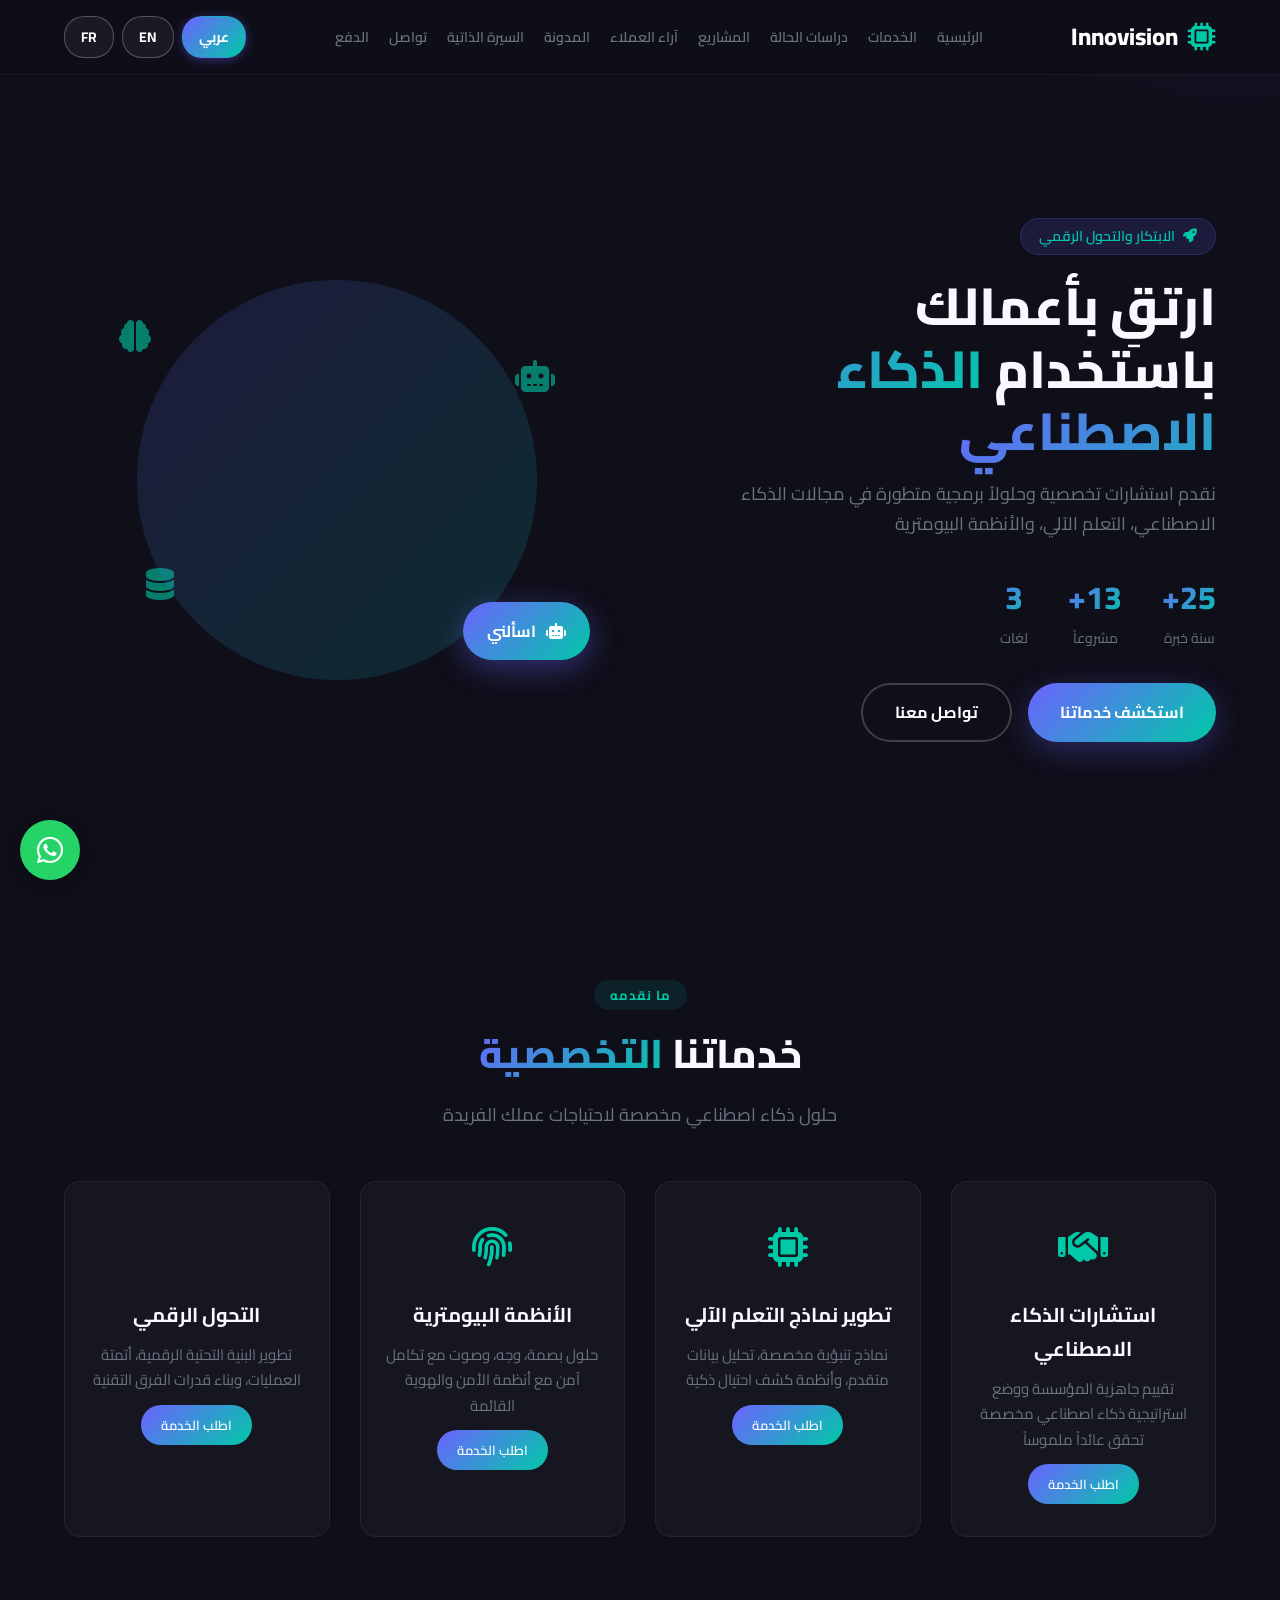
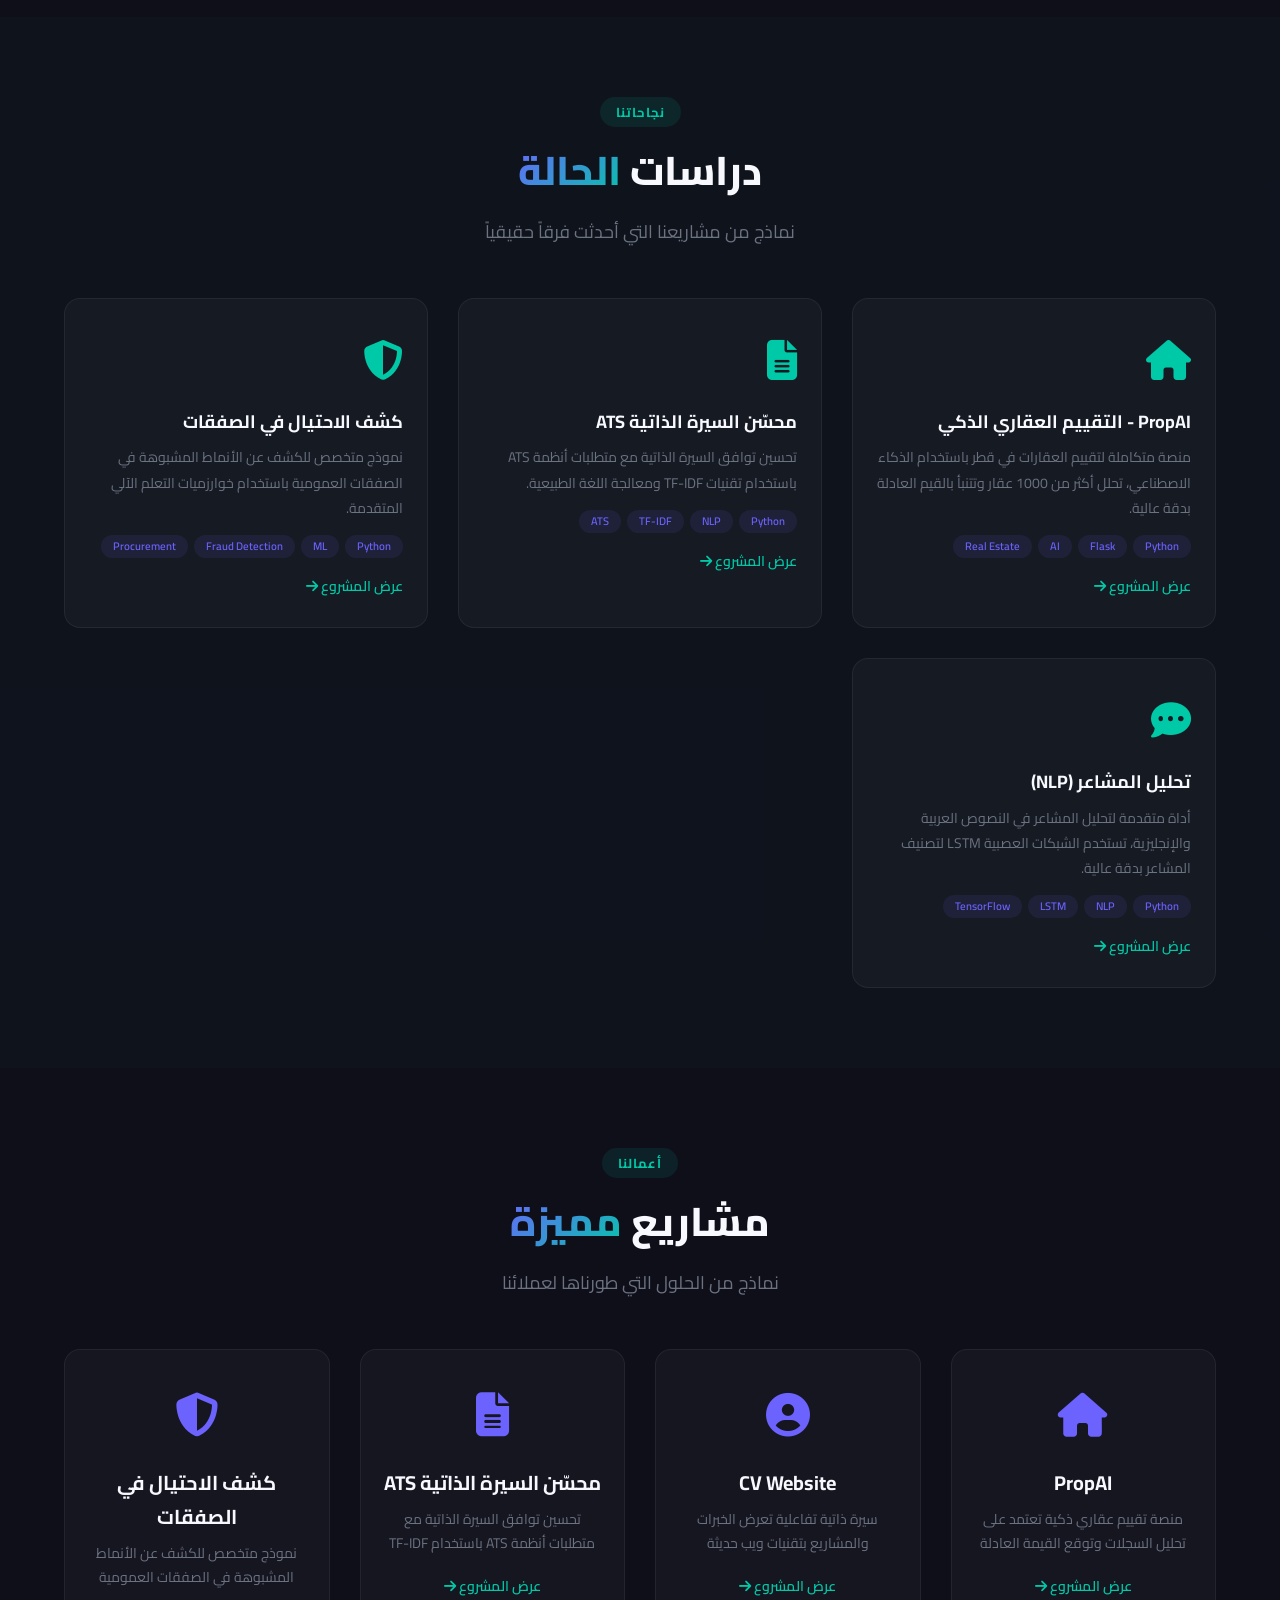
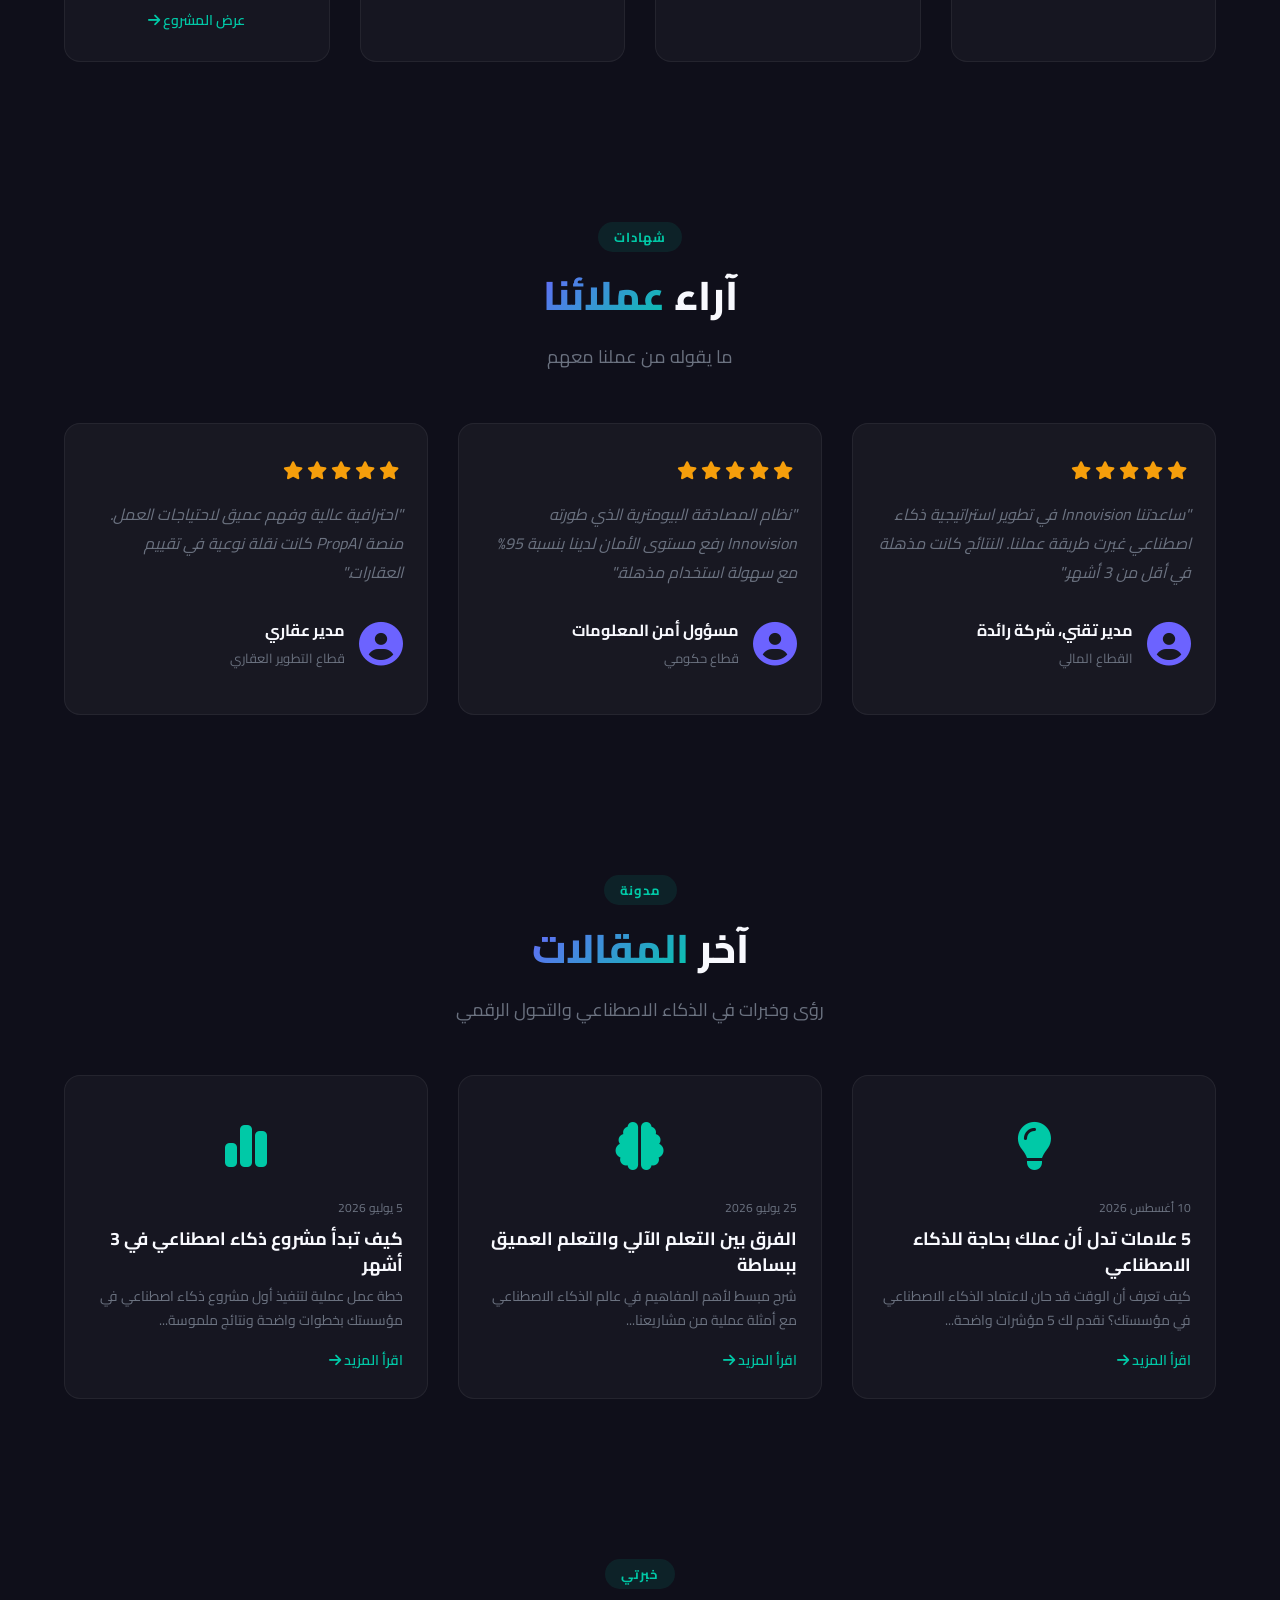
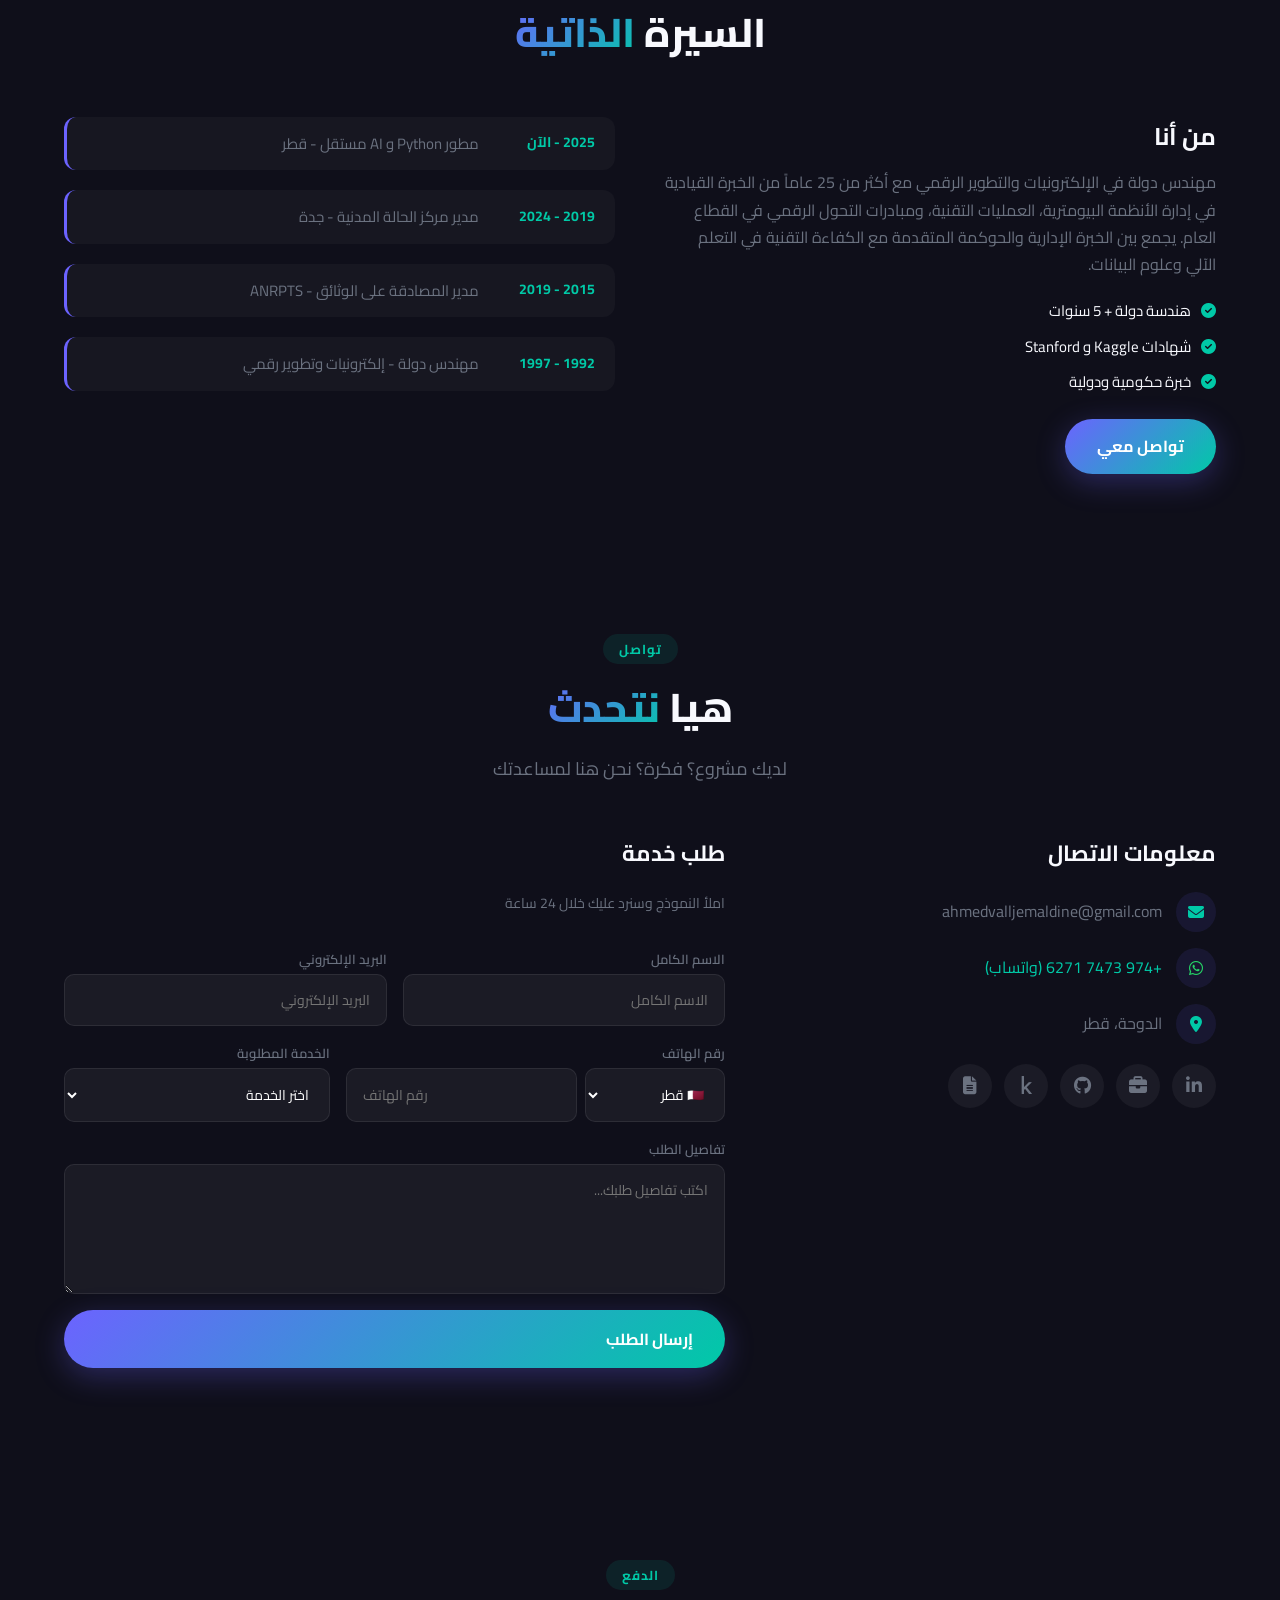
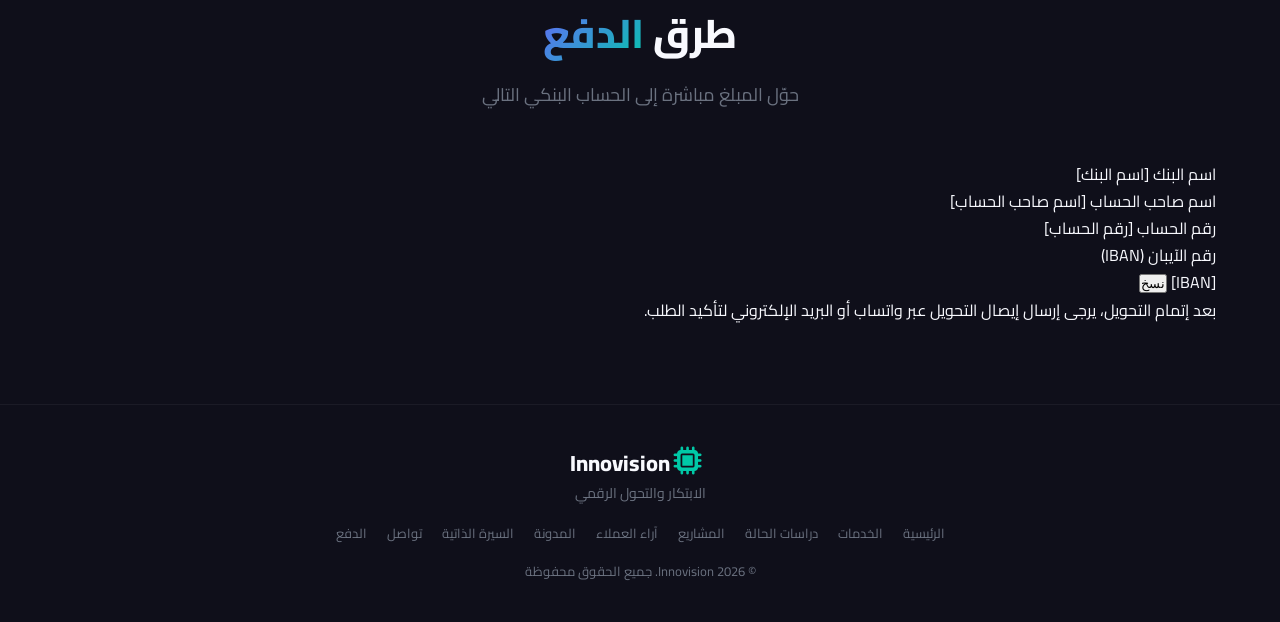
<file: index.html>
<!DOCTYPE html>
<html lang="ar" dir="rtl">
<head>
    <meta charset="UTF-8">
    <meta name="viewport" content="width=device-width, initial-scale=1.0">
    <title id="page-title">Innovision | الابتكار والتحول الرقمي</title>
    <link rel="stylesheet" href="style.css">
    <link rel="stylesheet" href="https://cdnjs.cloudflare.com/ajax/libs/font-awesome/6.5.0/css/all.min.css">
    <link href="https://fonts.googleapis.com/css2?family=Cairo:wght@300;400;600;700;800&display=swap" rel="stylesheet">
</head>
<body>
    <!-- شريط التنقل -->
    <nav class="navbar" id="navbar">
        <div class="container">
            <div class="logo">
                <i class="fas fa-microchip"></i>
                <span>Innovision</span>
            </div>
            <ul class="nav-links" id="navLinks">
                <li><a href="#home" data-i18n="nav.home">الرئيسية</a></li>
                <li><a href="#services" data-i18n="nav.services">الخدمات</a></li>
                <li><a href="#casestudies" data-i18n="nav.casestudies">دراسات الحالة</a></li>
                <li><a href="#projects" data-i18n="nav.projects">المشاريع</a></li>
                <li><a href="#testimonials" data-i18n="nav.testimonials">آراء العملاء</a></li>
                <li><a href="#blog" data-i18n="nav.blog">المدونة</a></li>
                <li><a href="#cv" data-i18n="nav.cv">السيرة الذاتية</a></li>
                <li><a href="#contact" data-i18n="nav.contact">تواصل</a></li>
                <li><a href="#payment" data-i18n="nav.payment">الدفع</a></li>
            </ul>
            <div class="language-switcher">
                <button class="lang-btn active" data-lang="ar">عربي</button>
                <button class="lang-btn" data-lang="en">EN</button>
                <button class="lang-btn" data-lang="fr">FR</button>
            </div>
            <div class="hamburger" id="hamburger">
                <i class="fas fa-bars"></i>
            </div>
        </div>
    </nav>

    <!-- الصفحة الرئيسية -->
    <section id="home" class="hero">
        <div class="container">
            <div class="hero-content">
                <div class="hero-badge">
                    <i class="fas fa-rocket"></i>
                    <span data-i18n="hero.badge">الابتكار والتحول الرقمي</span>
                </div>
                <h1 data-i18n-html="hero.title">ارتقِ بأعمالك <br>باستخدام <span class="highlight">الذكاء الاصطناعي</span></h1>
                <p data-i18n="hero.subtitle">نقدم استشارات تخصصية وحلولاً برمجية متطورة في مجالات الذكاء الاصطناعي، التعلم الآلي، والأنظمة البيومترية</p>
                <div class="hero-stats">
                    <div class="stat">
                        <span class="stat-number">25+</span>
                        <span class="stat-label" data-i18n="hero.stat1">سنة خبرة</span>
                    </div>
                    <div class="stat">
                        <span class="stat-number">13+</span>
                        <span class="stat-label" data-i18n="hero.stat2">مشروعاً</span>
                    </div>
                    <div class="stat">
                        <span class="stat-number">3</span>
                        <span class="stat-label" data-i18n="hero.stat3">لغات</span>
                    </div>
                </div>
                <div class="hero-actions">
                    <a href="#services" class="btn btn-primary" data-i18n="hero.btn_explore">استكشف خدماتنا</a>
                    <a href="#contact" class="btn btn-outline" data-i18n="hero.btn_contact">تواصل معنا</a>
                </div>
            </div>
            <div class="hero-visual">
                <div class="floating-icons">
                    <i class="fas fa-brain"></i>
                    <i class="fas fa-robot"></i>
                    <i class="fas fa-database"></i>
                    <i class="fas fa-chart-line"></i>
                </div>
                <div class="hero-circle"></div>
                
                <!-- المساعد الآلي -->
                <div class="ai-assistant" id="aiAssistant">
                    <button class="ai-toggle" id="aiToggle">
                        <i class="fas fa-robot"></i>
                        <span data-i18n="ai.toggle">اسألني</span>
                    </button>
                    <div class="ai-menu" id="aiMenu">
                        <div class="ai-menu-header">
                            <i class="fas fa-microchip"></i>
                            <span data-i18n="ai.header">المساعد الذكي</span>
                        </div>
                        <div class="ai-menu-items">
                            <button class="ai-menu-item" data-action="experience">
                                <i class="fas fa-briefcase"></i>
                                <span data-i18n="ai.experience">الخبرة</span>
                            </button>
                            <button class="ai-menu-item" data-action="missions">
                                <i class="fas fa-tasks"></i>
                                <span data-i18n="ai.missions">المهمات</span>
                            </button>
                            <button class="ai-menu-item" data-action="projects">
                                <i class="fas fa-project-diagram"></i>
                                <span data-i18n="ai.projects">المشاريع</span>
                            </button>
                            <button class="ai-menu-item" data-action="certifications">
                                <i class="fas fa-certificate"></i>
                                <span data-i18n="ai.certifications">الشهادات والتدريب</span>
                            </button>
                            <button class="ai-menu-item" data-action="contact">
                                <i class="fas fa-envelope"></i>
                                <span data-i18n="ai.contact">اتصل بنا</span>
                            </button>
                        </div>
                        <div class="ai-response" id="aiResponse">
                            <p data-i18n="ai.welcome">👋 مرحباً! اختر أحد الخيارات أعلاه للحصول على معلومات فورية.</p>
                        </div>
                    </div>
                </div>
            </div>
        </div>
    </section>

    <!-- الخدمات -->
    <section id="services" class="services">
        <div class="container">
            <div class="section-header">
                <span class="section-tag" data-i18n="services.tag">ما نقدمه</span>
                <h2 data-i18n-html="services.title">خدماتنا <span class="highlight">التخصصية</span></h2>
                <p data-i18n="services.subtitle">حلول ذكاء اصطناعي مخصصة لاحتياجات عملك الفريدة</p>
            </div>
            <div class="services-grid">
                <div class="service-card" data-service="consulting">
                    <div class="service-icon"><i class="fas fa-handshake"></i></div>
                    <h3 data-i18n="services.consulting.title">استشارات الذكاء الاصطناعي</h3>
                    <p data-i18n="services.consulting.desc">تقييم جاهزية المؤسسة ووضع استراتيجية ذكاء اصطناعي مخصصة تحقق عائداً ملموساً</p>
                    <button class="btn-service-request" data-service="consulting" data-i18n="services.btn">اطلب الخدمة</button>
                </div>
                <div class="service-card" data-service="ml">
                    <div class="service-icon"><i class="fas fa-microchip"></i></div>
                    <h3 data-i18n="services.ml.title">تطوير نماذج التعلم الآلي</h3>
                    <p data-i18n="services.ml.desc">نماذج تنبؤية مخصصة، تحليل بيانات متقدم، وأنظمة كشف احتيال ذكية</p>
                    <button class="btn-service-request" data-service="ml" data-i18n="services.btn">اطلب الخدمة</button>
                </div>
                <div class="service-card" data-service="biometric">
                    <div class="service-icon"><i class="fas fa-fingerprint"></i></div>
                    <h3 data-i18n="services.biometric.title">الأنظمة البيومترية</h3>
                    <p data-i18n="services.biometric.desc">حلول بصمة، وجه، وصوت مع تكامل آمن مع أنظمة الأمن والهوية القائمة</p>
                    <button class="btn-service-request" data-service="biometric" data-i18n="services.btn">اطلب الخدمة</button>
                </div>
                <div class="service-card" data-service="digital">
                    <div class="service-icon"><i class="fas fa-digital-tiling"></i></div>
                    <h3 data-i18n="services.digital.title">التحول الرقمي</h3>
                    <p data-i18n="services.digital.desc">تطوير البنية التحتية الرقمية، أتمتة العمليات، وبناء قدرات الفرق التقنية</p>
                    <button class="btn-service-request" data-service="digital" data-i18n="services.btn">اطلب الخدمة</button>
                </div>
            </div>
        </div>
    </section>

    <!-- دراسات الحالة -->
    <section id="casestudies" class="casestudies">
        <div class="container">
            <div class="section-header">
                <span class="section-tag" data-i18n="cs.tag">نجاحاتنا</span>
                <h2 data-i18n-html="cs.title">دراسات <span class="highlight">الحالة</span></h2>
                <p data-i18n="cs.subtitle">نماذج من مشاريعنا التي أحدثت فرقاً حقيقياً</p>
            </div>
            <div class="casestudies-grid">
                <div class="casestudy-card">
                    <div class="casestudy-icon"><i class="fas fa-home"></i></div>
                    <h3 data-i18n="cs.propai.title">PropAI - التقييم العقاري الذكي</h3>
                    <p data-i18n="cs.propai.desc">منصة متكاملة لتقييم العقارات في قطر باستخدام الذكاء الاصطناعي، تحلل أكثر من 1000 عقار وتتنبأ بالقيم العادلة بدقة عالية.</p>
                    <div class="casestudy-tags">
                        <span>Python</span><span>Flask</span><span>AI</span><span>Real Estate</span>
                    </div>
                    <a href="https://ahmedvall70.github.io/AhmedVall_PropAI/" target="_blank" class="casestudy-link"><span data-i18n="link.view_project">عرض المشروع</span> <i class="fas fa-arrow-right"></i></a>
                </div>
                <div class="casestudy-card">
                    <div class="casestudy-icon"><i class="fas fa-file-alt"></i></div>
                    <h3 data-i18n="cs.ats.title">محسّن السيرة الذاتية ATS</h3>
                    <p data-i18n="cs.ats.desc">تحسين توافق السيرة الذاتية مع متطلبات أنظمة ATS باستخدام تقنيات TF-IDF ومعالجة اللغة الطبيعية.</p>
                    <div class="casestudy-tags">
                        <span>Python</span><span>NLP</span><span>TF-IDF</span><span>ATS</span>
                    </div>
                    <a href="https://github.com/AHMEDVALL70/ahmed-vall-cv/blob/main/ATS_CV_Optimizer_12.ipynb" target="_blank" class="casestudy-link"><span data-i18n="link.view_project">عرض المشروع</span> <i class="fas fa-arrow-right"></i></a>
                </div>
                <div class="casestudy-card">
                    <div class="casestudy-icon"><i class="fas fa-shield-alt"></i></div>
                    <h3 data-i18n="cs.fraud.title">كشف الاحتيال في الصفقات</h3>
                    <p data-i18n="cs.fraud.desc">نموذج متخصص للكشف عن الأنماط المشبوهة في الصفقات العمومية باستخدام خوارزميات التعلم الآلي المتقدمة.</p>
                    <div class="casestudy-tags">
                        <span>Python</span><span>ML</span><span>Fraud Detection</span><span>Procurement</span>
                    </div>
                    <a href="https://github.com/AHMEDVALL70/ahmed-vall-cv/blob/main/Procurement_Fraud_Detection_11.ipynb" target="_blank" class="casestudy-link"><span data-i18n="link.view_project">عرض المشروع</span> <i class="fas fa-arrow-right"></i></a>
                </div>
                <div class="casestudy-card">
                    <div class="casestudy-icon"><i class="fas fa-comment-dots"></i></div>
                    <h3 data-i18n="cs.sentiment.title">تحليل المشاعر (NLP)</h3>
                    <p data-i18n="cs.sentiment.desc">أداة متقدمة لتحليل المشاعر في النصوص العربية والإنجليزية، تستخدم الشبكات العصبية LSTM لتصنيف المشاعر بدقة عالية.</p>
                    <div class="casestudy-tags">
                        <span>Python</span><span>NLP</span><span>LSTM</span><span>TensorFlow</span>
                    </div>
                    <a href="https://github.com/AHMEDVALL70/ahmed-vall-cv/blob/main/Sentiment_Analysis_04.ipynb" target="_blank" class="casestudy-link"><span data-i18n="link.view_project">عرض المشروع</span> <i class="fas fa-arrow-right"></i></a>
                </div>
            </div>
        </div>
    </section>

    <!-- المشاريع -->
    <section id="projects" class="projects">
        <div class="container">
            <div class="section-header">
                <span class="section-tag" data-i18n="proj.tag">أعمالنا</span>
                <h2 data-i18n-html="proj.title">مشاريع <span class="highlight">مميزة</span></h2>
                <p data-i18n="proj.subtitle">نماذج من الحلول التي طورناها لعملائنا</p>
            </div>
            <div class="projects-grid">
                <div class="project-card">
                    <div class="project-image"><i class="fas fa-home"></i></div>
                    <h3>PropAI</h3>
                    <p data-i18n="proj.propai.desc">منصة تقييم عقاري ذكية تعتمد على تحليل السجلات وتوقع القيمة العادلة</p>
                    <a href="https://ahmedvall70.github.io/AhmedVall_PropAI/" target="_blank" class="project-link"><span data-i18n="link.view_project">عرض المشروع</span> <i class="fas fa-arrow-right"></i></a>
                </div>
                <div class="project-card">
                    <div class="project-image"><i class="fas fa-user-circle"></i></div>
                    <h3>CV Website</h3>
                    <p data-i18n="proj.cv.desc">سيرة ذاتية تفاعلية تعرض الخبرات والمشاريع بتقنيات ويب حديثة</p>
                    <a href="https://ahmedvall70.github.io/ahmed-vall-cv/" target="_blank" class="project-link"><span data-i18n="link.view_project">عرض المشروع</span> <i class="fas fa-arrow-right"></i></a>
                </div>
                <div class="project-card">
                    <div class="project-image"><i class="fas fa-file-alt"></i></div>
                    <h3 data-i18n="proj.ats.title">محسّن السيرة الذاتية ATS</h3>
                    <p data-i18n="proj.ats.desc">تحسين توافق السيرة الذاتية مع متطلبات أنظمة ATS باستخدام TF-IDF</p>
                    <a href="https://github.com/AHMEDVALL70/ahmed-vall-cv/blob/main/ATS_CV_Optimizer_12.ipynb" target="_blank" class="project-link"><span data-i18n="link.view_project">عرض المشروع</span> <i class="fas fa-arrow-right"></i></a>
                </div>
                <div class="project-card">
                    <div class="project-image"><i class="fas fa-shield-alt"></i></div>
                    <h3 data-i18n="proj.fraud.title">كشف الاحتيال في الصفقات</h3>
                    <p data-i18n="proj.fraud.desc">نموذج متخصص للكشف عن الأنماط المشبوهة في الصفقات العمومية</p>
                    <a href="https://github.com/AHMEDVALL70/ahmed-vall-cv/blob/main/Procurement_Fraud_Detection_11.ipynb" target="_blank" class="project-link"><span data-i18n="link.view_project">عرض المشروع</span> <i class="fas fa-arrow-right"></i></a>
                </div>
            </div>
        </div>
    </section>

    <!-- شهادات العملاء -->
    <section id="testimonials" class="testimonials">
        <div class="container">
            <div class="section-header">
                <span class="section-tag" data-i18n="test.tag">شهادات</span>
                <h2 data-i18n-html="test.title">آراء <span class="highlight">عملائنا</span></h2>
                <p data-i18n="test.subtitle">ما يقوله من عملنا معهم</p>
            </div>
            <div class="testimonials-grid">
                <div class="testimonial-card">
                    <div class="testimonial-stars"><i class="fas fa-star"></i><i class="fas fa-star"></i><i class="fas fa-star"></i><i class="fas fa-star"></i><i class="fas fa-star"></i></div>
                    <p data-i18n="test.1.quote">"ساعدتنا Innovision في تطوير استراتيجية ذكاء اصطناعي غيرت طريقة عملنا. النتائج كانت مذهلة في أقل من 3 أشهر."</p>
                    <div class="testimonial-author">
                        <div class="testimonial-avatar"><i class="fas fa-user-circle"></i></div>
                        <div><h4 data-i18n="test.1.name">مدير تقني، شركة رائدة</h4><span data-i18n="test.1.role">القطاع المالي</span></div>
                    </div>
                </div>
                <div class="testimonial-card">
                    <div class="testimonial-stars"><i class="fas fa-star"></i><i class="fas fa-star"></i><i class="fas fa-star"></i><i class="fas fa-star"></i><i class="fas fa-star"></i></div>
                    <p data-i18n="test.2.quote">"نظام المصادقة البيومترية الذي طورته Innovision رفع مستوى الأمان لدينا بنسبة 95% مع سهولة استخدام مذهلة."</p>
                    <div class="testimonial-author">
                        <div class="testimonial-avatar"><i class="fas fa-user-circle"></i></div>
                        <div><h4 data-i18n="test.2.name">مسؤول أمن المعلومات</h4><span data-i18n="test.2.role">قطاع حكومي</span></div>
                    </div>
                </div>
                <div class="testimonial-card">
                    <div class="testimonial-stars"><i class="fas fa-star"></i><i class="fas fa-star"></i><i class="fas fa-star"></i><i class="fas fa-star"></i><i class="fas fa-star"></i></div>
                    <p data-i18n="test.3.quote">"احترافية عالية وفهم عميق لاحتياجات العمل. منصة PropAI كانت نقلة نوعية في تقييم العقارات."</p>
                    <div class="testimonial-author">
                        <div class="testimonial-avatar"><i class="fas fa-user-circle"></i></div>
                        <div><h4 data-i18n="test.3.name">مدير عقاري</h4><span data-i18n="test.3.role">قطاع التطوير العقاري</span></div>
                    </div>
                </div>
            </div>
        </div>
    </section>

    <!-- المدونة -->
    <section id="blog" class="blog">
        <div class="container">
            <div class="section-header">
                <span class="section-tag" data-i18n="blog.tag">مدونة</span>
                <h2 data-i18n-html="blog.title">آخر <span class="highlight">المقالات</span></h2>
                <p data-i18n="blog.subtitle">رؤى وخبرات في الذكاء الاصطناعي والتحول الرقمي</p>
            </div>
            <div class="blog-grid">
                <article class="blog-card">
                    <div class="blog-image"><i class="fas fa-lightbulb"></i></div>
                    <div class="blog-content">
                        <span class="blog-date">10 أغسطس 2026</span>
                        <h3 data-i18n="blog.1.title">5 علامات تدل أن عملك بحاجة للذكاء الاصطناعي</h3>
                        <p data-i18n="blog.1.desc">كيف تعرف أن الوقت قد حان لاعتماد الذكاء الاصطناعي في مؤسستك؟ نقدم لك 5 مؤشرات واضحة...</p>
                        <a href="blog-1.html" class="blog-link"><span data-i18n="link.read_more">اقرأ المزيد</span> <i class="fas fa-arrow-right"></i></a>
                    </div>
                </article>
                <article class="blog-card">
                    <div class="blog-image"><i class="fas fa-brain"></i></div>
                    <div class="blog-content">
                        <span class="blog-date">25 يوليو 2026</span>
                        <h3 data-i18n="blog.2.title">الفرق بين التعلم الآلي والتعلم العميق ببساطة</h3>
                        <p data-i18n="blog.2.desc">شرح مبسط لأهم المفاهيم في عالم الذكاء الاصطناعي مع أمثلة عملية من مشاريعنا...</p>
                        <a href="blog-2.html" class="blog-link"><span data-i18n="link.read_more">اقرأ المزيد</span> <i class="fas fa-arrow-right"></i></a>
                    </div>
                </article>
                <article class="blog-card">
                    <div class="blog-image"><i class="fas fa-chart-simple"></i></div>
                    <div class="blog-content">
                        <span class="blog-date">5 يوليو 2026</span>
                        <h3 data-i18n="blog.3.title">كيف تبدأ مشروع ذكاء اصطناعي في 3 أشهر</h3>
                        <p data-i18n="blog.3.desc">خطة عمل عملية لتنفيذ أول مشروع ذكاء اصطناعي في مؤسستك بخطوات واضحة ونتائج ملموسة...</p>
                        <a href="blog-3.html" class="blog-link"><span data-i18n="link.read_more">اقرأ المزيد</span> <i class="fas fa-arrow-right"></i></a>
                    </div>
                </article>
            </div>
        </div>
    </section>

    <!-- السيرة الذاتية -->
    <section id="cv" class="cv-section">
        <div class="container">
            <div class="section-header">
                <span class="section-tag" data-i18n="cv.tag">خبرتي</span>
                <h2 data-i18n-html="cv.title">السيرة <span class="highlight">الذاتية</span></h2>
            </div>
            <div class="cv-grid">
                <div class="cv-summary">
                    <h3 data-i18n="cv.who">من أنا</h3>
                    <p data-i18n="cv.summary">مهندس دولة في الإلكترونيات والتطوير الرقمي مع أكثر من 25 عاماً من الخبرة القيادية في إدارة الأنظمة البيومترية، العمليات التقنية، ومبادرات التحول الرقمي في القطاع العام. يجمع بين الخبرة الإدارية والحوكمة المتقدمة مع الكفاءة التقنية في التعلم الآلي وعلوم البيانات.</p>
                    <div class="cv-highlights">
                        <div><i class="fas fa-check-circle"></i> <span data-i18n="cv.h1">هندسة دولة + 5 سنوات</span></div>
                        <div><i class="fas fa-check-circle"></i> <span data-i18n="cv.h2">شهادات Kaggle و Stanford</span></div>
                        <div><i class="fas fa-check-circle"></i> <span data-i18n="cv.h3">خبرة حكومية ودولية</span></div>
                    </div>
                    <a href="#contact" class="btn btn-primary" data-i18n="cv.btn_contact">تواصل معي</a>
                </div>
                <div class="cv-timeline">
                    <div class="timeline-item"><span class="timeline-year" data-i18n="cv.tl1.year">2025 - الآن</span><p data-i18n="cv.tl1.desc">مطور Python و AI مستقل - قطر</p></div>
                    <div class="timeline-item"><span class="timeline-year">2019 - 2024</span><p data-i18n="cv.tl2.desc">مدير مركز الحالة المدنية - جدة</p></div>
                    <div class="timeline-item"><span class="timeline-year">2015 - 2019</span><p data-i18n="cv.tl3.desc">مدير المصادقة على الوثائق - ANRPTS</p></div>
                    <div class="timeline-item"><span class="timeline-year">1992 - 1997</span><p data-i18n="cv.tl4.desc">مهندس دولة - إلكترونيات وتطوير رقمي</p></div>
                </div>
            </div>
        </div>
    </section>

    <!-- التواصل -->
    <section id="contact" class="contact">
        <div class="container">
            <div class="section-header">
                <span class="section-tag" data-i18n="contact.tag">تواصل</span>
                <h2 data-i18n-html="contact.title">هيا <span class="highlight">نتحدث</span></h2>
                <p data-i18n="contact.subtitle">لديك مشروع؟ فكرة؟ نحن هنا لمساعدتك</p>
            </div>
            <div class="contact-grid">
                <div class="contact-info">
                    <h3 data-i18n="contact.info_title">معلومات الاتصال</h3>
                    <div class="contact-item"><i class="fas fa-envelope"></i><span>ahmedvalljemaldine@gmail.com</span></div>
                    <div class="contact-item">
                        <i class="fab fa-whatsapp" style="color: #25D366;"></i>
                        <a href="https://wa.me/97474736271" target="_blank" style="color: var(--secondary);">
                            +974 7473 6271 (واتساب)
                        </a>
                    </div>
                    <div class="contact-item"><i class="fas fa-map-marker-alt"></i><span data-i18n="contact.location">الدوحة، قطر</span></div>
                    <div class="social-links">
                        <a href="https://www.linkedin.com/in/ahmed-vall-sidina/" target="_blank"><i class="fab fa-linkedin-in"></i></a>
                        <a href="https://people.bayt.com/ahmed-vall-sidina" target="_blank"><i class="fas fa-briefcase"></i></a>
                        <a href="https://github.com/AHMEDVALL70" target="_blank"><i class="fab fa-github"></i></a>
                        <a href="https://www.kaggle.com/" target="_blank"><i class="fab fa-kaggle"></i></a>
                        <a href="https://ahmedvall70.github.io/ahmed-vall-cv/" target="_blank"><i class="fas fa-file-alt"></i></a>
                    </div>
                </div>
                <form class="contact-form" id="serviceRequestForm">
                    <h3 data-i18n="form.title">طلب خدمة</h3>
                    <p data-i18n="form.subtitle">املأ النموذج وسنرد عليك خلال 24 ساعة</p>
                    <div class="form-row">
                        <div class="form-group">
                            <label data-i18n="form.name_label">الاسم الكامل</label>
                            <input type="text" id="formName" placeholder="الاسم الكامل" data-i18n-placeholder="form.name_ph" required>
                        </div>
                        <div class="form-group">
                            <label data-i18n="form.email_label">البريد الإلكتروني</label>
                            <input type="email" id="formEmail" placeholder="البريد الإلكتروني" data-i18n-placeholder="form.email_ph" required>
                        </div>
                    </div>
                    <div class="form-row">
                        <div class="form-group">
                            <label data-i18n="form.phone_label">رقم الهاتف</label>
                            <div class="phone-input">
                                <select id="countryCode" class="country-code">
                                    <option value="+93">🇦🇫 أفغانستان</option>
                                    <option value="+355">🇦🇱 ألبانيا</option>
                                    <option value="+213">🇩🇿 الجزائر</option>
                                    <option value="+376">🇦🇩 أندورا</option>
                                    <option value="+244">🇦🇴 أنغولا</option>
                                    <option value="+54">🇦🇷 الأرجنتين</option>
                                    <option value="+61">🇦🇺 أستراليا</option>
                                    <option value="+43">🇦🇹 النمسا</option>
                                    <option value="+994">🇦🇿 أذربيجان</option>
                                    <option value="+973">🇧🇭 البحرين</option>
                                    <option value="+880">🇧🇩 بنغلاديش</option>
                                    <option value="+32">🇧🇪 بلجيكا</option>
                                    <option value="+55">🇧🇷 البرازيل</option>
                                    <option value="+359">🇧🇬 بلغاريا</option>
                                    <option value="+44">🇬🇧 بريطانيا</option>
                                    <option value="+1">🇨🇦 كندا</option>
                                    <option value="+56">🇨🇱 تشيلي</option>
                                    <option value="+86">🇨🇳 الصين</option>
                                    <option value="+57">🇨🇴 كولومبيا</option>
                                    <option value="+45">🇩🇰 الدنمارك</option>
                                    <option value="+253">🇩🇯 جيبوتي</option>
                                    <option value="+20">🇪🇬 مصر</option>
                                    <option value="+251">🇪🇹 إثيوبيا</option>
                                    <option value="+358">🇫🇮 فنلندا</option>
                                    <option value="+33">🇫🇷 فرنسا</option>
                                    <option value="+49">🇩🇪 ألمانيا</option>
                                    <option value="+233">🇬🇭 غانا</option>
                                    <option value="+30">🇬🇷 اليونان</option>
                                    <option value="+91">🇮🇳 الهند</option>
                                    <option value="+62">🇮🇩 إندونيسيا</option>
                                    <option value="+964">🇮🇶 العراق</option>
                                    <option value="+353">🇮🇪 أيرلندا</option>
                                    <option value="+39">🇮🇹 إيطاليا</option>
                                    <option value="+81">🇯🇵 اليابان</option>
                                    <option value="+962">🇯🇴 الأردن</option>
                                    <option value="+7">🇰🇿 كازاخستان</option>
                                    <option value="+254">🇰🇪 كينيا</option>
                                    <option value="+965">🇰🇼 الكويت</option>
                                    <option value="+961">🇱🇧 لبنان</option>
                                    <option value="+218">🇱🇾 ليبيا</option>
                                    <option value="+60">🇲🇾 ماليزيا</option>
                                    <option value="+222">🇲🇷 موريتانيا</option>
                                    <option value="+212">🇲🇦 المغرب</option>
                                    <option value="+52">🇲🇽 المكسيك</option>
                                    <option value="+31">🇳🇱 هولندا</option>
                                    <option value="+47">🇳🇴 النرويج</option>
                                    <option value="+234">🇳🇬 نيجيريا</option>
                                    <option value="+968">🇴🇲 عُمان</option>
                                    <option value="+92">🇵🇰 باكستان</option>
                                    <option value="+51">🇵🇪 بيرو</option>
                                    <option value="+63">🇵🇭 الفلبين</option>
                                    <option value="+351">🇵🇹 البرتغال</option>
                                    <option value="+974" selected>🇶🇦 قطر</option>
                                    <option value="+7">🇷🇺 روسيا</option>
                                    <option value="+966">🇸🇦 السعودية</option>
                                    <option value="+65">🇸🇬 سنغافورة</option>
                                    <option value="+252">🇸🇴 الصومال</option>
                                    <option value="+27">🇿🇦 جنوب أفريقيا</option>
                                    <option value="+82">🇰🇷 كوريا الجنوبية</option>
                                    <option value="+34">🇪🇸 إسبانيا</option>
                                    <option value="+249">🇸🇩 السودان</option>
                                    <option value="+46">🇸🇪 السويد</option>
                                    <option value="+41">🇨🇭 سويسرا</option>
                                    <option value="+963">🇸🇾 سوريا</option>
                                    <option value="+66">🇹🇭 تايلاند</option>
                                    <option value="+216">🇹🇳 تونس</option>
                                    <option value="+90">🇹🇷 تركيا</option>
                                    <option value="+971">🇦🇪 الإمارات</option>
                                    <option value="+1">🇺🇸 الولايات المتحدة</option>
                                    <option value="+84">🇻🇳 فيتنام</option>
                                    <option value="+967">🇾🇪 اليمن</option>
                                </select>
                                <input type="tel" id="formPhone" placeholder="رقم الهاتف" data-i18n-placeholder="form.phone_ph" required>
                            </div>
                        </div>
                        <div class="form-group">
                            <label data-i18n="form.service_label">الخدمة المطلوبة</label>
                            <select id="formService" required>
                                <option value="" data-i18n="form.service_choose">اختر الخدمة</option>
                                <option value="consulting" data-i18n="services.consulting.title">استشارات الذكاء الاصطناعي</option>
                                <option value="ml" data-i18n="services.ml.title">تطوير نماذج التعلم الآلي</option>
                                <option value="biometric" data-i18n="services.biometric.title">الأنظمة البيومترية</option>
                                <option value="digital" data-i18n="services.digital.title">التحول الرقمي</option>
                                <option value="other" data-i18n="form.service_other">أخرى</option>
                            </select>
                        </div>
                    </div>
                    <div class="form-group">
                        <label data-i18n="form.details_label">تفاصيل الطلب</label>
                        <textarea id="formMessage" rows="4" placeholder="اكتب تفاصيل طلبك..." data-i18n-placeholder="form.details_ph" required></textarea>
                    </div>
                    <button type="submit" class="btn btn-primary" data-i18n="form.submit">إرسال الطلب</button>
                    <div id="formStatus"></div>
                </form>
            </div>
        </div>
    </section>

    <!-- طرق الدفع -->
    <section id="payment" class="payment">
        <div class="container">
            <div class="section-header">
                <span class="section-tag" data-i18n="payment.tag">الدفع</span>
                <h2 data-i18n-html="payment.title">طرق <span class="highlight">الدفع</span></h2>
                <p data-i18n="payment.subtitle">حوّل المبلغ مباشرة إلى الحساب البنكي التالي</p>
            </div>

            <div class="payment-card">
                <div class="payment-row">
                    <span class="payment-label" data-i18n="payment.bank_label">اسم البنك</span>
                    <span class="payment-value" id="paymentBankName">[اسم البنك]</span>
                </div>
                <div class="payment-row">
                    <span class="payment-label" data-i18n="payment.holder_label">اسم صاحب الحساب</span>
                    <span class="payment-value" id="paymentHolderName">[اسم صاحب الحساب]</span>
                </div>
                <div class="payment-row">
                    <span class="payment-label" data-i18n="payment.account_label">رقم الحساب</span>
                    <span class="payment-value" id="paymentAccountNumber">[رقم الحساب]</span>
                </div>
                <div class="payment-row payment-row-iban">
                    <span class="payment-label" data-i18n="payment.iban_label">رقم الآيبان (IBAN)</span>
                    <div class="payment-iban-box">
                        <span class="payment-value" id="paymentIban">[IBAN]</span>
                        <button type="button" class="payment-copy-btn" id="paymentCopyBtn" data-i18n="payment.copy_btn">نسخ</button>
                    </div>
                </div>

                <p class="payment-note" data-i18n="payment.note">بعد إتمام التحويل، يرجى إرسال إيصال التحويل عبر واتساب أو البريد الإلكتروني لتأكيد الطلب.</p>
            </div>
        </div>
    </section>

    <!-- التذييل -->
    <footer class="footer">
        <div class="container">
            <div class="footer-content">
                <div class="footer-logo">
                    <i class="fas fa-microchip"></i>
                    <span>Innovision</span>
                    <p data-i18n="hero.badge">الابتكار والتحول الرقمي</p>
                </div>
                <div class="footer-links">
                    <a href="#home" data-i18n="nav.home">الرئيسية</a>
                    <a href="#services" data-i18n="nav.services">الخدمات</a>
                    <a href="#casestudies" data-i18n="nav.casestudies">دراسات الحالة</a>
                    <a href="#projects" data-i18n="nav.projects">المشاريع</a>
                    <a href="#testimonials" data-i18n="nav.testimonials">آراء العملاء</a>
                    <a href="#blog" data-i18n="nav.blog">المدونة</a>
                    <a href="#cv" data-i18n="nav.cv">السيرة الذاتية</a>
                    <a href="#contact" data-i18n="nav.contact">تواصل</a>
                    <a href="#payment" data-i18n="nav.payment">الدفع</a>
                </div>
                <div class="footer-copy">
                    <p><span data-i18n="footer.rights">&copy; 2026 Innovision. جميع الحقوق محفوظة</span></p>
                </div>
            </div>
        </div>
    </footer>

    <!-- زر العودة للأعلى -->
    <button id="backToTop" class="back-to-top"><i class="fas fa-chevron-up"></i></button>

    <!-- نافذة طلب الخدمة المنبثقة -->
    <div class="service-modal" id="serviceModal">
        <div class="service-modal-content">
            <span class="service-modal-close" id="serviceModalClose">&times;</span>
            <h2 data-i18n="form.title">طلب خدمة</h2>
            <p data-i18n="form.subtitle">املأ النموذج وسنرد عليك خلال 24 ساعة</p>
            <form id="serviceModalForm">
                <div class="form-row">
                    <div class="form-group">
                        <label data-i18n="form.name_label">الاسم الكامل</label>
                        <input type="text" id="modalFormName" placeholder="الاسم الكامل" data-i18n-placeholder="form.name_ph" required>
                    </div>
                    <div class="form-group">
                        <label data-i18n="form.email_label">البريد الإلكتروني</label>
                        <input type="email" id="modalFormEmail" placeholder="البريد الإلكتروني" data-i18n-placeholder="form.email_ph" required>
                    </div>
                </div>
                <div class="form-row">
                    <div class="form-group">
                        <label data-i18n="form.phone_label">رقم الهاتف</label>
                        <div class="phone-input">
                            <select id="modalCountryCode" class="country-code">
                                <option value="+93">🇦🇫 أفغانستان</option>
                                <option value="+355">🇦🇱 ألبانيا</option>
                                <option value="+213">🇩🇿 الجزائر</option>
                                <option value="+376">🇦🇩 أندورا</option>
                                <option value="+244">🇦🇴 أنغولا</option>
                                <option value="+54">🇦🇷 الأرجنتين</option>
                                <option value="+61">🇦🇺 أستراليا</option>
                                <option value="+43">🇦🇹 النمسا</option>
                                <option value="+994">🇦🇿 أذربيجان</option>
                                <option value="+973">🇧🇭 البحرين</option>
                                <option value="+880">🇧🇩 بنغلاديش</option>
                                <option value="+32">🇧🇪 بلجيكا</option>
                                <option value="+55">🇧🇷 البرازيل</option>
                                <option value="+359">🇧🇬 بلغاريا</option>
                                <option value="+44">🇬🇧 بريطانيا</option>
                                <option value="+1">🇨🇦 كندا</option>
                                <option value="+56">🇨🇱 تشيلي</option>
                                <option value="+86">🇨🇳 الصين</option>
                                <option value="+57">🇨🇴 كولومبيا</option>
                                <option value="+45">🇩🇰 الدنمارك</option>
                                <option value="+253">🇩🇯 جيبوتي</option>
                                <option value="+20">🇪🇬 مصر</option>
                                <option value="+251">🇪🇹 إثيوبيا</option>
                                <option value="+358">🇫🇮 فنلندا</option>
                                <option value="+33">🇫🇷 فرنسا</option>
                                <option value="+49">🇩🇪 ألمانيا</option>
                                <option value="+233">🇬🇭 غانا</option>
                                <option value="+30">🇬🇷 اليونان</option>
                                <option value="+91">🇮🇳 الهند</option>
                                <option value="+62">🇮🇩 إندونيسيا</option>
                                <option value="+964">🇮🇶 العراق</option>
                                <option value="+353">🇮🇪 أيرلندا</option>
                                <option value="+39">🇮🇹 إيطاليا</option>
                                <option value="+81">🇯🇵 اليابان</option>
                                <option value="+962">🇯🇴 الأردن</option>
                                <option value="+7">🇰🇿 كازاخستان</option>
                                <option value="+254">🇰🇪 كينيا</option>
                                <option value="+965">🇰🇼 الكويت</option>
                                <option value="+961">🇱🇧 لبنان</option>
                                <option value="+218">🇱🇾 ليبيا</option>
                                <option value="+60">🇲🇾 ماليزيا</option>
                                <option value="+222">🇲🇷 موريتانيا</option>
                                <option value="+212">🇲🇦 المغرب</option>
                                <option value="+52">🇲🇽 المكسيك</option>
                                <option value="+31">🇳🇱 هولندا</option>
                                <option value="+47">🇳🇴 النرويج</option>
                                <option value="+234">🇳🇬 نيجيريا</option>
                                <option value="+968">🇴🇲 عُمان</option>
                                <option value="+92">🇵🇰 باكستان</option>
                                <option value="+51">🇵🇪 بيرو</option>
                                <option value="+63">🇵🇭 الفلبين</option>
                                <option value="+351">🇵🇹 البرتغال</option>
                                <option value="+974" selected>🇶🇦 قطر</option>
                                <option value="+7">🇷🇺 روسيا</option>
                                <option value="+966">🇸🇦 السعودية</option>
                                <option value="+65">🇸🇬 سنغافورة</option>
                                <option value="+252">🇸🇴 الصومال</option>
                                <option value="+27">🇿🇦 جنوب أفريقيا</option>
                                <option value="+82">🇰🇷 كوريا الجنوبية</option>
                                <option value="+34">🇪🇸 إسبانيا</option>
                                <option value="+249">🇸🇩 السودان</option>
                                <option value="+46">🇸🇪 السويد</option>
                                <option value="+41">🇨🇭 سويسرا</option>
                                <option value="+963">🇸🇾 سوريا</option>
                                <option value="+66">🇹🇭 تايلاند</option>
                                <option value="+216">🇹🇳 تونس</option>
                                <option value="+90">🇹🇷 تركيا</option>
                                <option value="+971">🇦🇪 الإمارات</option>
                                <option value="+1">🇺🇸 الولايات المتحدة</option>
                                <option value="+84">🇻🇳 فيتنام</option>
                                <option value="+967">🇾🇪 اليمن</option>
                            </select>
                            <input type="tel" id="modalFormPhone" placeholder="رقم الهاتف" data-i18n-placeholder="form.phone_ph" required>
                        </div>
                    </div>
                    <div class="form-group">
                        <label data-i18n="form.service_label">الخدمة المطلوبة</label>
                        <select id="modalFormService" required>
                            <option value="" data-i18n="form.service_choose">اختر الخدمة</option>
                            <option value="consulting" data-i18n="services.consulting.title">استشارات الذكاء الاصطناعي</option>
                            <option value="ml" data-i18n="services.ml.title">تطوير نماذج التعلم الآلي</option>
                            <option value="biometric" data-i18n="services.biometric.title">الأنظمة البيومترية</option>
                            <option value="digital" data-i18n="services.digital.title">التحول الرقمي</option>
                            <option value="other" data-i18n="form.service_other">أخرى</option>
                        </select>
                    </div>
                </div>
                <div class="form-group">
                    <label data-i18n="form.details_label">تفاصيل الطلب</label>
                    <textarea id="modalFormMessage" rows="4" placeholder="اكتب تفاصيل طلبك..." data-i18n-placeholder="form.details_ph" required></textarea>
                </div>
                <button type="submit" class="btn btn-primary" data-i18n="form.submit">إرسال الطلب</button>
                <div id="modalFormStatus"></div>
            </form>
        </div>
    </div>

    <!-- زر واتساب عائم -->
    <a href="https://wa.me/97474736271?text=مرحباً%20أرغب%20باستشارة"
       class="whatsapp-float"
       target="_blank"
       aria-label="تواصل عبر واتساب">
        <i class="fab fa-whatsapp"></i>
    </a>

    <script src="translations.js"></script>
    <script src="script.js"></script>
</body>
</html>
</file>
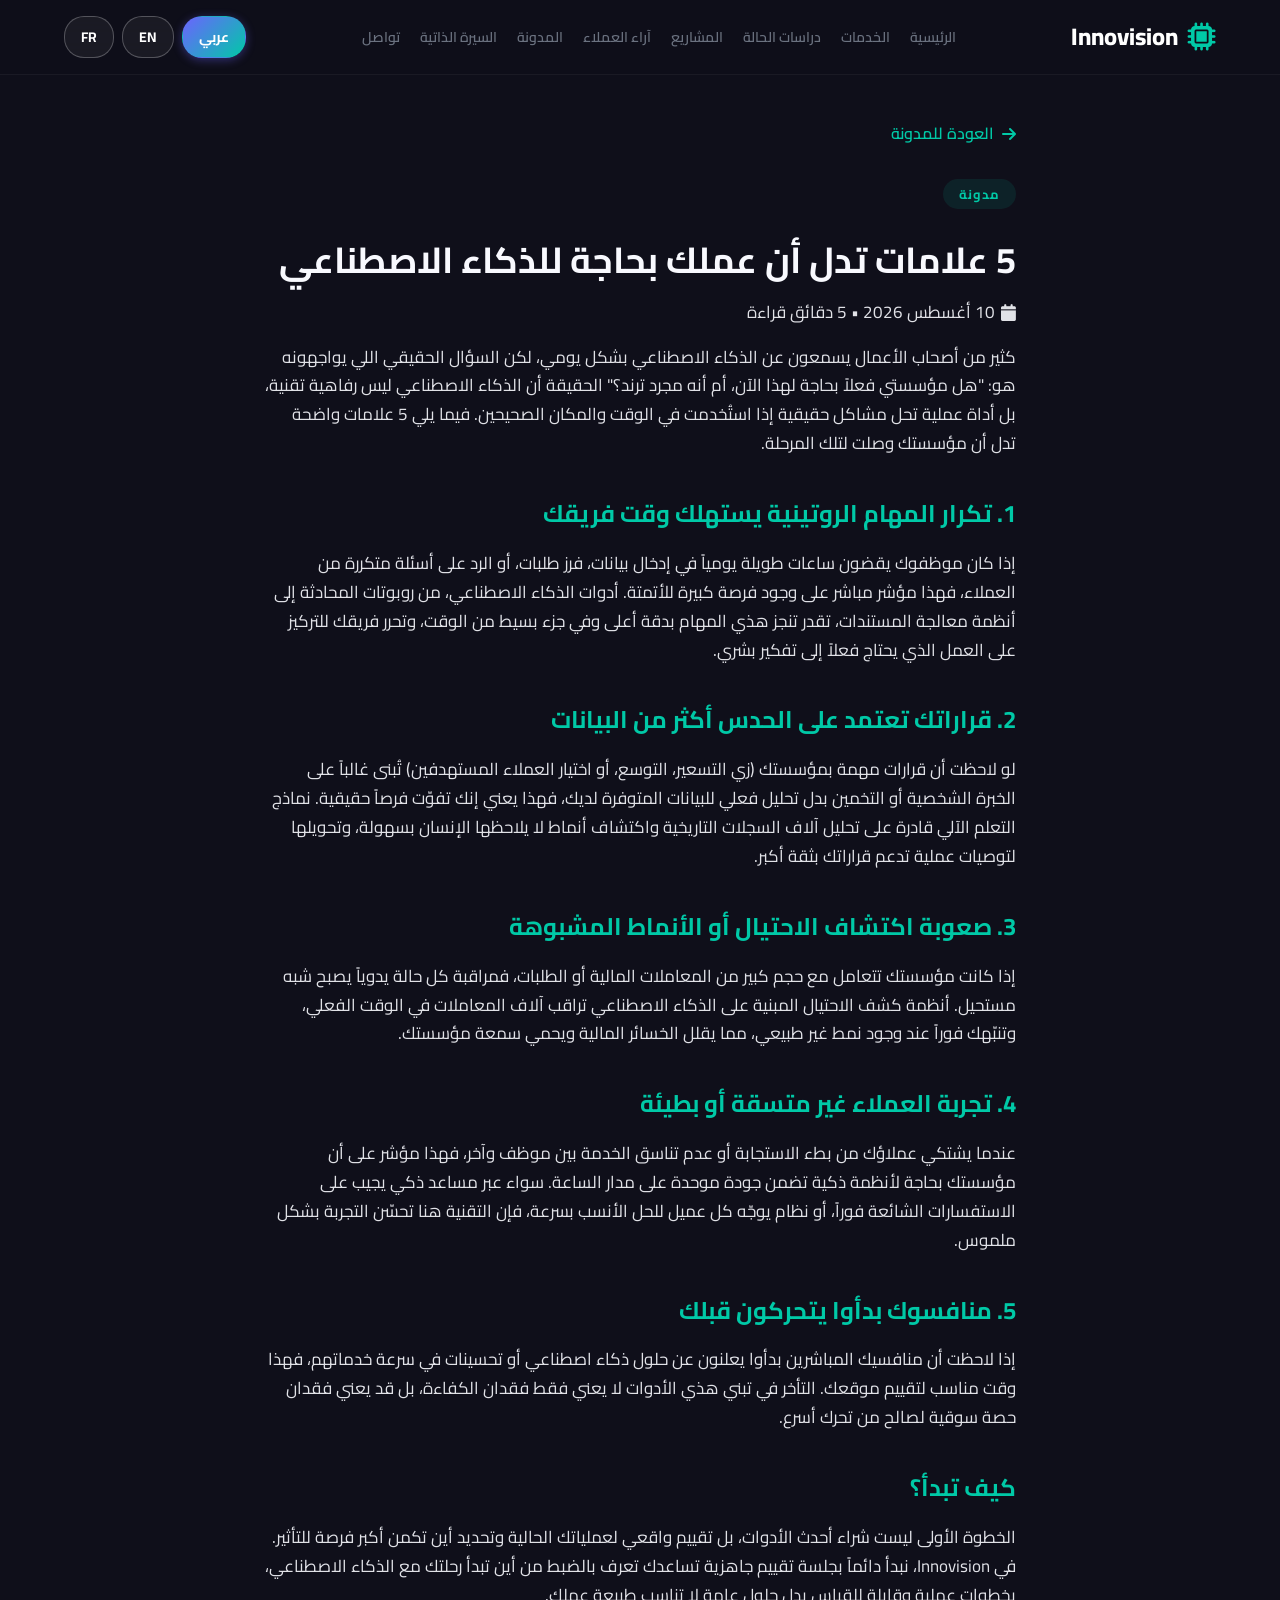
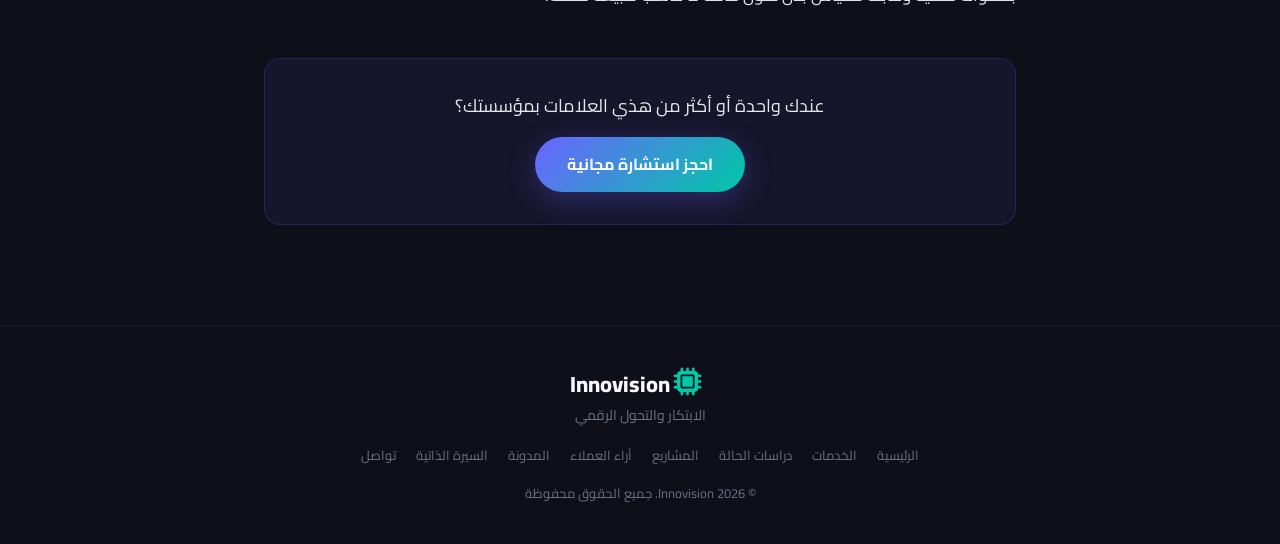
<file: blog-1.html>
<!DOCTYPE html>
<html lang="ar" dir="rtl">
<head>
    <meta charset="UTF-8">
    <meta name="viewport" content="width=device-width, initial-scale=1.0">
    <meta name="description" content="5 علامات تدل أن عملك بحاجة للذكاء الاصطناعي - مدونة Innovision">
    <title>5 علامات تدل أن عملك بحاجة للذكاء الاصطناعي | Innovision</title>
    <link rel="stylesheet" href="style.css">
    <link rel="stylesheet" href="https://cdnjs.cloudflare.com/ajax/libs/font-awesome/6.5.0/css/all.min.css">
    <link href="https://fonts.googleapis.com/css2?family=Cairo:wght@300;400;600;700;800&display=swap" rel="stylesheet">
</head>
<body>
    <!-- شريط التنقل -->
    <nav class="navbar" id="navbar">
        <div class="container">
            <a href="index.html" class="logo" style="text-decoration:none;">
                <i class="fas fa-microchip"></i>
                <span>Innovision</span>
            </a>
            <ul class="nav-links" id="navLinks">
                <li><a href="index.html#home" data-i18n="nav.home">الرئيسية</a></li>
                <li><a href="index.html#services" data-i18n="nav.services">الخدمات</a></li>
                <li><a href="index.html#casestudies" data-i18n="nav.casestudies">دراسات الحالة</a></li>
                <li><a href="index.html#projects" data-i18n="nav.projects">المشاريع</a></li>
                <li><a href="index.html#testimonials" data-i18n="nav.testimonials">آراء العملاء</a></li>
                <li><a href="index.html#blog" data-i18n="nav.blog">المدونة</a></li>
                <li><a href="index.html#cv" data-i18n="nav.cv">السيرة الذاتية</a></li>
                <li><a href="index.html#contact" data-i18n="nav.contact">تواصل</a></li>
            </ul>
            <div class="language-switcher">
                <button class="lang-btn active" data-lang="ar">عربي</button>
                <button class="lang-btn" data-lang="en">EN</button>
                <button class="lang-btn" data-lang="fr">FR</button>
            </div>
            <div class="hamburger" id="hamburger">
                <i class="fas fa-bars"></i>
            </div>
        </div>
    </nav>

    <main class="container article-page">
        <a href="index.html#blog" class="article-back"><i class="fas fa-arrow-right"></i> <span data-i18n="article.back">العودة للمدونة</span></a>

        <article class="article-content">
            <span class="section-tag" data-i18n="blog.tag">مدونة</span>
            <h1 data-i18n="blog.1.title">5 علامات تدل أن عملك بحاجة للذكاء الاصطناعي</h1>
            <p class="article-meta"><i class="fas fa-calendar"></i> <span data-i18n="a1.meta">10 أغسطس 2026  •  5 دقائق قراءة</span></p>

            <p data-i18n="a1.p_intro">كثير من أصحاب الأعمال يسمعون عن الذكاء الاصطناعي بشكل يومي، لكن السؤال الحقيقي اللي يواجهونه هو: "هل مؤسستي فعلاً بحاجة لهذا الآن، أم أنه مجرد ترند؟" الحقيقة أن الذكاء الاصطناعي ليس رفاهية تقنية، بل أداة عملية تحل مشاكل حقيقية إذا استُخدمت في الوقت والمكان الصحيحين. فيما يلي 5 علامات واضحة تدل أن مؤسستك وصلت لتلك المرحلة.</p>

            <h2 data-i18n="a1.h1">1. تكرار المهام الروتينية يستهلك وقت فريقك</h2>
            <p data-i18n="a1.p1">إذا كان موظفوك يقضون ساعات طويلة يومياً في إدخال بيانات، فرز طلبات، أو الرد على أسئلة متكررة من العملاء، فهذا مؤشر مباشر على وجود فرصة كبيرة للأتمتة. أدوات الذكاء الاصطناعي، من روبوتات المحادثة إلى أنظمة معالجة المستندات، تقدر تنجز هذي المهام بدقة أعلى وفي جزء بسيط من الوقت، وتحرر فريقك للتركيز على العمل الذي يحتاج فعلاً إلى تفكير بشري.</p>

            <h2 data-i18n="a1.h2">2. قراراتك تعتمد على الحدس أكثر من البيانات</h2>
            <p data-i18n="a1.p2">لو لاحظت أن قرارات مهمة بمؤسستك (زي التسعير، التوسع، أو اختيار العملاء المستهدفين) تُبنى غالباً على الخبرة الشخصية أو التخمين بدل تحليل فعلي للبيانات المتوفرة لديك، فهذا يعني إنك تفوّت فرصاً حقيقية. نماذج التعلم الآلي قادرة على تحليل آلاف السجلات التاريخية واكتشاف أنماط لا يلاحظها الإنسان بسهولة، وتحويلها لتوصيات عملية تدعم قراراتك بثقة أكبر.</p>

            <h2 data-i18n="a1.h3">3. صعوبة اكتشاف الاحتيال أو الأنماط المشبوهة</h2>
            <p data-i18n="a1.p3">إذا كانت مؤسستك تتعامل مع حجم كبير من المعاملات المالية أو الطلبات، فمراقبة كل حالة يدوياً يصبح شبه مستحيل. أنظمة كشف الاحتيال المبنية على الذكاء الاصطناعي تراقب آلاف المعاملات في الوقت الفعلي، وتنبّهك فوراً عند وجود نمط غير طبيعي، مما يقلل الخسائر المالية ويحمي سمعة مؤسستك.</p>

            <h2 data-i18n="a1.h4">4. تجربة العملاء غير متسقة أو بطيئة</h2>
            <p data-i18n="a1.p4">عندما يشتكي عملاؤك من بطء الاستجابة أو عدم تناسق الخدمة بين موظف وآخر، فهذا مؤشر على أن مؤسستك بحاجة لأنظمة ذكية تضمن جودة موحدة على مدار الساعة. سواء عبر مساعد ذكي يجيب على الاستفسارات الشائعة فوراً، أو نظام يوجّه كل عميل للحل الأنسب بسرعة، فإن التقنية هنا تحسّن التجربة بشكل ملموس.</p>

            <h2 data-i18n="a1.h5">5. منافسوك بدأوا يتحركون قبلك</h2>
            <p data-i18n="a1.p5">إذا لاحظت أن منافسيك المباشرين بدأوا يعلنون عن حلول ذكاء اصطناعي أو تحسينات في سرعة خدماتهم، فهذا وقت مناسب لتقييم موقعك. التأخر في تبني هذي الأدوات لا يعني فقط فقدان الكفاءة، بل قد يعني فقدان حصة سوقية لصالح من تحرك أسرع.</p>

            <h2 data-i18n="a1.h_end">كيف تبدأ؟</h2>
            <p data-i18n="a1.p_end">الخطوة الأولى ليست شراء أحدث الأدوات، بل تقييم واقعي لعملياتك الحالية وتحديد أين تكمن أكبر فرصة للتأثير. في Innovision، نبدأ دائماً بجلسة تقييم جاهزية تساعدك تعرف بالضبط من أين تبدأ رحلتك مع الذكاء الاصطناعي، بخطوات عملية وقابلة للقياس بدل حلول عامة لا تناسب طبيعة عملك.</p>

            <div class="article-cta">
                <p data-i18n="a1.cta_text">عندك واحدة أو أكثر من هذي العلامات بمؤسستك؟</p>
                <a href="index.html#contact" class="btn btn-primary" data-i18n="article.cta_btn_1">احجز استشارة مجانية</a>
            </div>
        </article>
    </main>

    <footer class="footer">
        <div class="container">
            <div class="footer-content">
                <div class="footer-logo">
                    <i class="fas fa-microchip"></i>
                    <span>Innovision</span>
                    <p data-i18n="hero.badge">الابتكار والتحول الرقمي</p>
                </div>
                <div class="footer-links">
                    <a href="index.html#home" data-i18n="nav.home">الرئيسية</a>
                    <a href="index.html#services" data-i18n="nav.services">الخدمات</a>
                    <a href="index.html#casestudies" data-i18n="nav.casestudies">دراسات الحالة</a>
                    <a href="index.html#projects" data-i18n="nav.projects">المشاريع</a>
                    <a href="index.html#testimonials" data-i18n="nav.testimonials">آراء العملاء</a>
                    <a href="index.html#blog" data-i18n="nav.blog">المدونة</a>
                    <a href="index.html#cv" data-i18n="nav.cv">السيرة الذاتية</a>
                    <a href="index.html#contact" data-i18n="nav.contact">تواصل</a>
                </div>
                <div class="footer-copy">
                    <p><span data-i18n="footer.rights">&copy; 2026 Innovision. جميع الحقوق محفوظة</span></p>
                </div>
            </div>
        </div>
    </footer>
<script src="translations.js"></script>
    <script>
        document.getElementById('hamburger').addEventListener('click', function() {
            document.getElementById('navLinks').classList.toggle('active');
        });
        document.querySelectorAll('.nav-links a').forEach(link => {
            link.addEventListener('click', function() {
                document.getElementById('navLinks').classList.remove('active');
            });
        });
    </script>
</body>
</html>
</file>
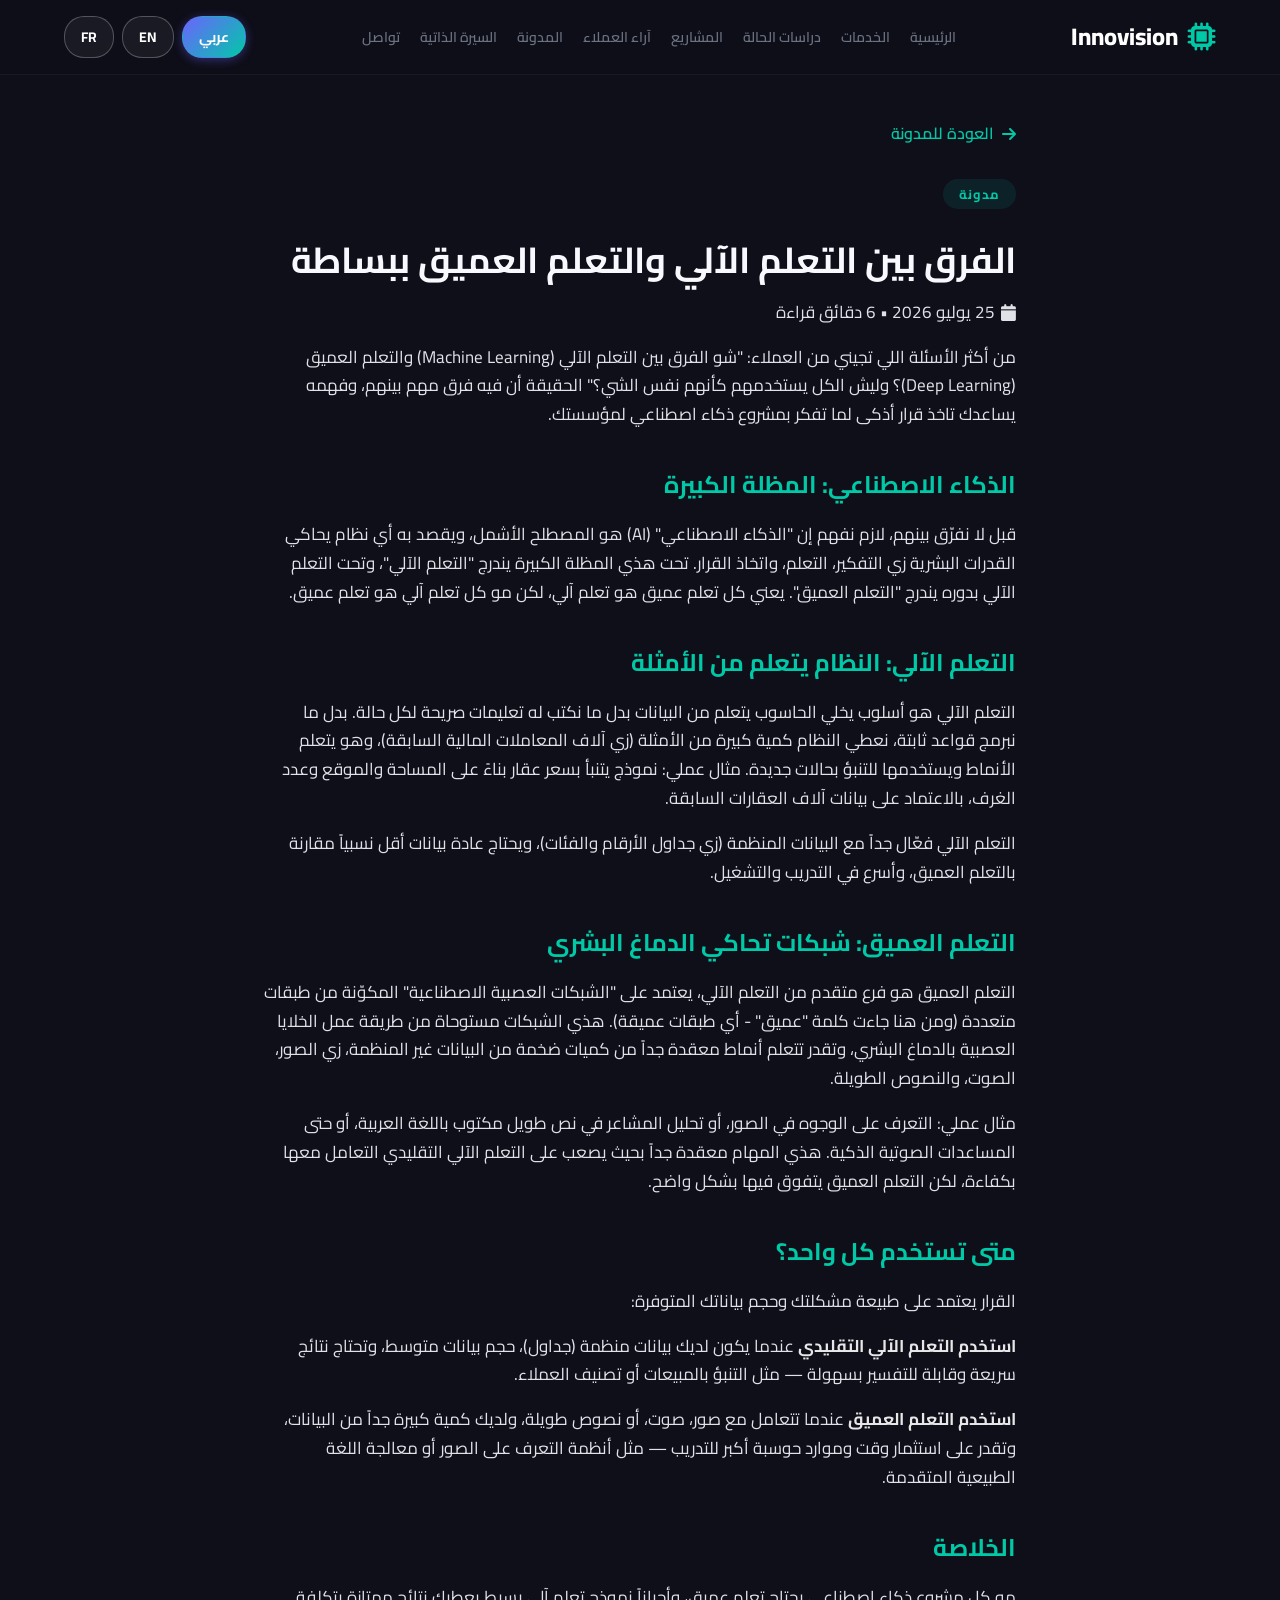
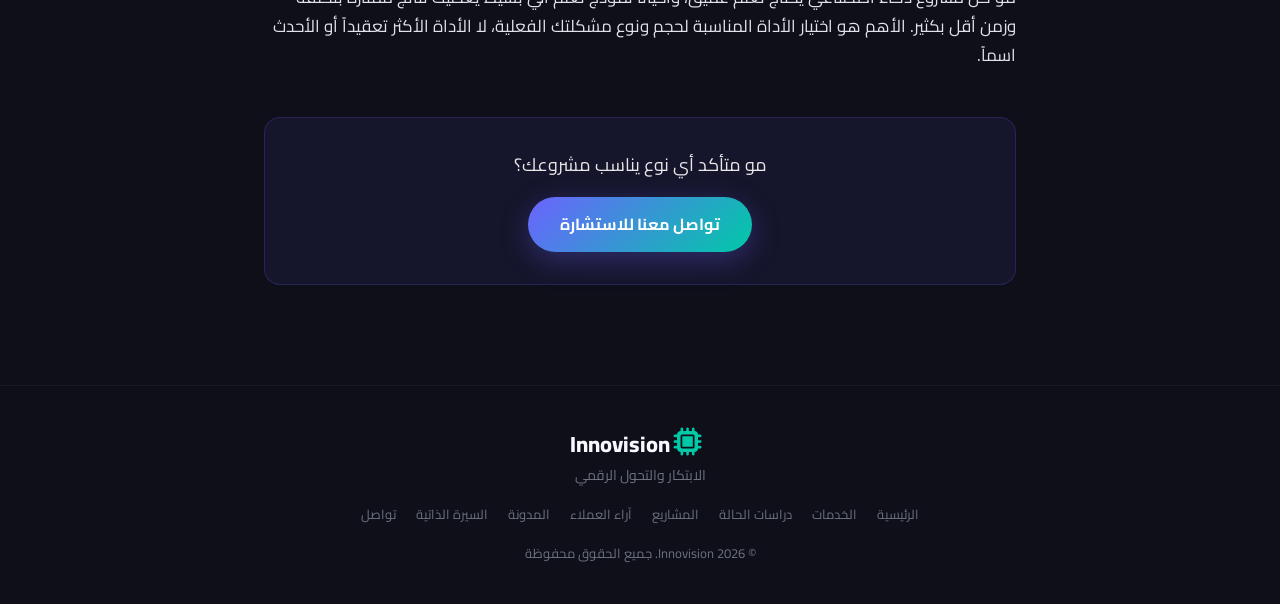
<file: blog-2.html>
<!DOCTYPE html>
<html lang="ar" dir="rtl">
<head>
    <meta charset="UTF-8">
    <meta name="viewport" content="width=device-width, initial-scale=1.0">
    <meta name="description" content="الفرق بين التعلم الآلي والتعلم العميق ببساطة - مدونة Innovision">
    <title>الفرق بين التعلم الآلي والتعلم العميق ببساطة | Innovision</title>
    <link rel="stylesheet" href="style.css">
    <link rel="stylesheet" href="https://cdnjs.cloudflare.com/ajax/libs/font-awesome/6.5.0/css/all.min.css">
    <link href="https://fonts.googleapis.com/css2?family=Cairo:wght@300;400;600;700;800&display=swap" rel="stylesheet">
</head>
<body>
    <nav class="navbar" id="navbar">
        <div class="container">
            <a href="index.html" class="logo" style="text-decoration:none;">
                <i class="fas fa-microchip"></i>
                <span>Innovision</span>
            </a>
            <ul class="nav-links" id="navLinks">
                <li><a href="index.html#home" data-i18n="nav.home">الرئيسية</a></li>
                <li><a href="index.html#services" data-i18n="nav.services">الخدمات</a></li>
                <li><a href="index.html#casestudies" data-i18n="nav.casestudies">دراسات الحالة</a></li>
                <li><a href="index.html#projects" data-i18n="nav.projects">المشاريع</a></li>
                <li><a href="index.html#testimonials" data-i18n="nav.testimonials">آراء العملاء</a></li>
                <li><a href="index.html#blog" data-i18n="nav.blog">المدونة</a></li>
                <li><a href="index.html#cv" data-i18n="nav.cv">السيرة الذاتية</a></li>
                <li><a href="index.html#contact" data-i18n="nav.contact">تواصل</a></li>
            </ul>
            <div class="language-switcher">
                <button class="lang-btn active" data-lang="ar">عربي</button>
                <button class="lang-btn" data-lang="en">EN</button>
                <button class="lang-btn" data-lang="fr">FR</button>
            </div>
            <div class="hamburger" id="hamburger">
                <i class="fas fa-bars"></i>
            </div>
        </div>
    </nav>

    <main class="container article-page">
        <a href="index.html#blog" class="article-back"><i class="fas fa-arrow-right"></i> <span data-i18n="article.back">العودة للمدونة</span></a>

        <article class="article-content">
            <span class="section-tag" data-i18n="blog.tag">مدونة</span>
            <h1 data-i18n="blog.2.title">الفرق بين التعلم الآلي والتعلم العميق ببساطة</h1>
            <p class="article-meta"><i class="fas fa-calendar"></i> <span data-i18n="a2.meta">25 يوليو 2026  •  6 دقائق قراءة</span></p>

            <p data-i18n="a2.p_intro">من أكثر الأسئلة اللي تجيني من العملاء: "شو الفرق بين التعلم الآلي (Machine Learning) والتعلم العميق (Deep Learning)؟ وليش الكل يستخدمهم كأنهم نفس الشي؟" الحقيقة أن فيه فرق مهم بينهم، وفهمه يساعدك تاخذ قرار أذكى لما تفكر بمشروع ذكاء اصطناعي لمؤسستك.</p>

            <h2 data-i18n="a2.h1">الذكاء الاصطناعي: المظلة الكبيرة</h2>
            <p data-i18n="a2.p1">قبل لا نفرّق بينهم، لازم نفهم إن "الذكاء الاصطناعي" (AI) هو المصطلح الأشمل، ويقصد به أي نظام يحاكي القدرات البشرية زي التفكير، التعلم، واتخاذ القرار. تحت هذي المظلة الكبيرة يندرج "التعلم الآلي"، وتحت التعلم الآلي بدوره يندرج "التعلم العميق". يعني كل تعلم عميق هو تعلم آلي، لكن مو كل تعلم آلي هو تعلم عميق.</p>

            <h2 data-i18n="a2.h2">التعلم الآلي: النظام يتعلم من الأمثلة</h2>
            <p data-i18n="a2.p2a">التعلم الآلي هو أسلوب يخلي الحاسوب يتعلم من البيانات بدل ما نكتب له تعليمات صريحة لكل حالة. بدل ما نبرمج قواعد ثابتة، نعطي النظام كمية كبيرة من الأمثلة (زي آلاف المعاملات المالية السابقة)، وهو يتعلم الأنماط ويستخدمها للتنبؤ بحالات جديدة. مثال عملي: نموذج يتنبأ بسعر عقار بناءً على المساحة والموقع وعدد الغرف، بالاعتماد على بيانات آلاف العقارات السابقة.</p>
            <p data-i18n="a2.p2b">التعلم الآلي فعّال جداً مع البيانات المنظمة (زي جداول الأرقام والفئات)، ويحتاج عادة بيانات أقل نسبياً مقارنة بالتعلم العميق، وأسرع في التدريب والتشغيل.</p>

            <h2 data-i18n="a2.h3">التعلم العميق: شبكات تحاكي الدماغ البشري</h2>
            <p data-i18n="a2.p3a">التعلم العميق هو فرع متقدم من التعلم الآلي، يعتمد على "الشبكات العصبية الاصطناعية" المكوّنة من طبقات متعددة (ومن هنا جاءت كلمة "عميق" - أي طبقات عميقة). هذي الشبكات مستوحاة من طريقة عمل الخلايا العصبية بالدماغ البشري، وتقدر تتعلم أنماط معقدة جداً من كميات ضخمة من البيانات غير المنظمة، زي الصور، الصوت، والنصوص الطويلة.</p>
            <p data-i18n="a2.p3b">مثال عملي: التعرف على الوجوه في الصور، أو تحليل المشاعر في نص طويل مكتوب باللغة العربية، أو حتى المساعدات الصوتية الذكية. هذي المهام معقدة جداً بحيث يصعب على التعلم الآلي التقليدي التعامل معها بكفاءة، لكن التعلم العميق يتفوق فيها بشكل واضح.</p>

            <h2 data-i18n="a2.h4">متى تستخدم كل واحد؟</h2>
            <p data-i18n="a2.p4a">القرار يعتمد على طبيعة مشكلتك وحجم بياناتك المتوفرة:</p>
            <p data-i18n="a2.p4b"><strong>استخدم التعلم الآلي التقليدي</strong> عندما يكون لديك بيانات منظمة (جداول)، حجم بيانات متوسط، وتحتاج نتائج سريعة وقابلة للتفسير بسهولة — مثل التنبؤ بالمبيعات أو تصنيف العملاء.</p>
            <p data-i18n="a2.p4c"><strong>استخدم التعلم العميق</strong> عندما تتعامل مع صور، صوت، أو نصوص طويلة، ولديك كمية كبيرة جداً من البيانات، وتقدر على استثمار وقت وموارد حوسبة أكبر للتدريب — مثل أنظمة التعرف على الصور أو معالجة اللغة الطبيعية المتقدمة.</p>

            <h2 data-i18n="a2.h5">الخلاصة</h2>
            <p data-i18n="a2.p5">مو كل مشروع ذكاء اصطناعي يحتاج تعلم عميق، وأحياناً نموذج تعلم آلي بسيط يعطيك نتائج ممتازة بتكلفة وزمن أقل بكثير. الأهم هو اختيار الأداة المناسبة لحجم ونوع مشكلتك الفعلية، لا الأداة الأكثر تعقيداً أو الأحدث اسماً.</p>

            <div class="article-cta">
                <p data-i18n="a2.cta_text">مو متأكد أي نوع يناسب مشروعك؟</p>
                <a href="index.html#contact" class="btn btn-primary" data-i18n="article.cta_btn_2">تواصل معنا للاستشارة</a>
            </div>
        </article>
    </main>

    <footer class="footer">
        <div class="container">
            <div class="footer-content">
                <div class="footer-logo">
                    <i class="fas fa-microchip"></i>
                    <span>Innovision</span>
                    <p data-i18n="hero.badge">الابتكار والتحول الرقمي</p>
                </div>
                <div class="footer-links">
                    <a href="index.html#home" data-i18n="nav.home">الرئيسية</a>
                    <a href="index.html#services" data-i18n="nav.services">الخدمات</a>
                    <a href="index.html#casestudies" data-i18n="nav.casestudies">دراسات الحالة</a>
                    <a href="index.html#projects" data-i18n="nav.projects">المشاريع</a>
                    <a href="index.html#testimonials" data-i18n="nav.testimonials">آراء العملاء</a>
                    <a href="index.html#blog" data-i18n="nav.blog">المدونة</a>
                    <a href="index.html#cv" data-i18n="nav.cv">السيرة الذاتية</a>
                    <a href="index.html#contact" data-i18n="nav.contact">تواصل</a>
                </div>
                <div class="footer-copy">
                    <p><span data-i18n="footer.rights">&copy; 2026 Innovision. جميع الحقوق محفوظة</span></p>
                </div>
            </div>
        </div>
    </footer>
<script src="translations.js"></script>
    <script>
        document.getElementById('hamburger').addEventListener('click', function() {
            document.getElementById('navLinks').classList.toggle('active');
        });
        document.querySelectorAll('.nav-links a').forEach(link => {
            link.addEventListener('click', function() {
                document.getElementById('navLinks').classList.remove('active');
            });
        });
    </script>
</body>
</html>
</file>
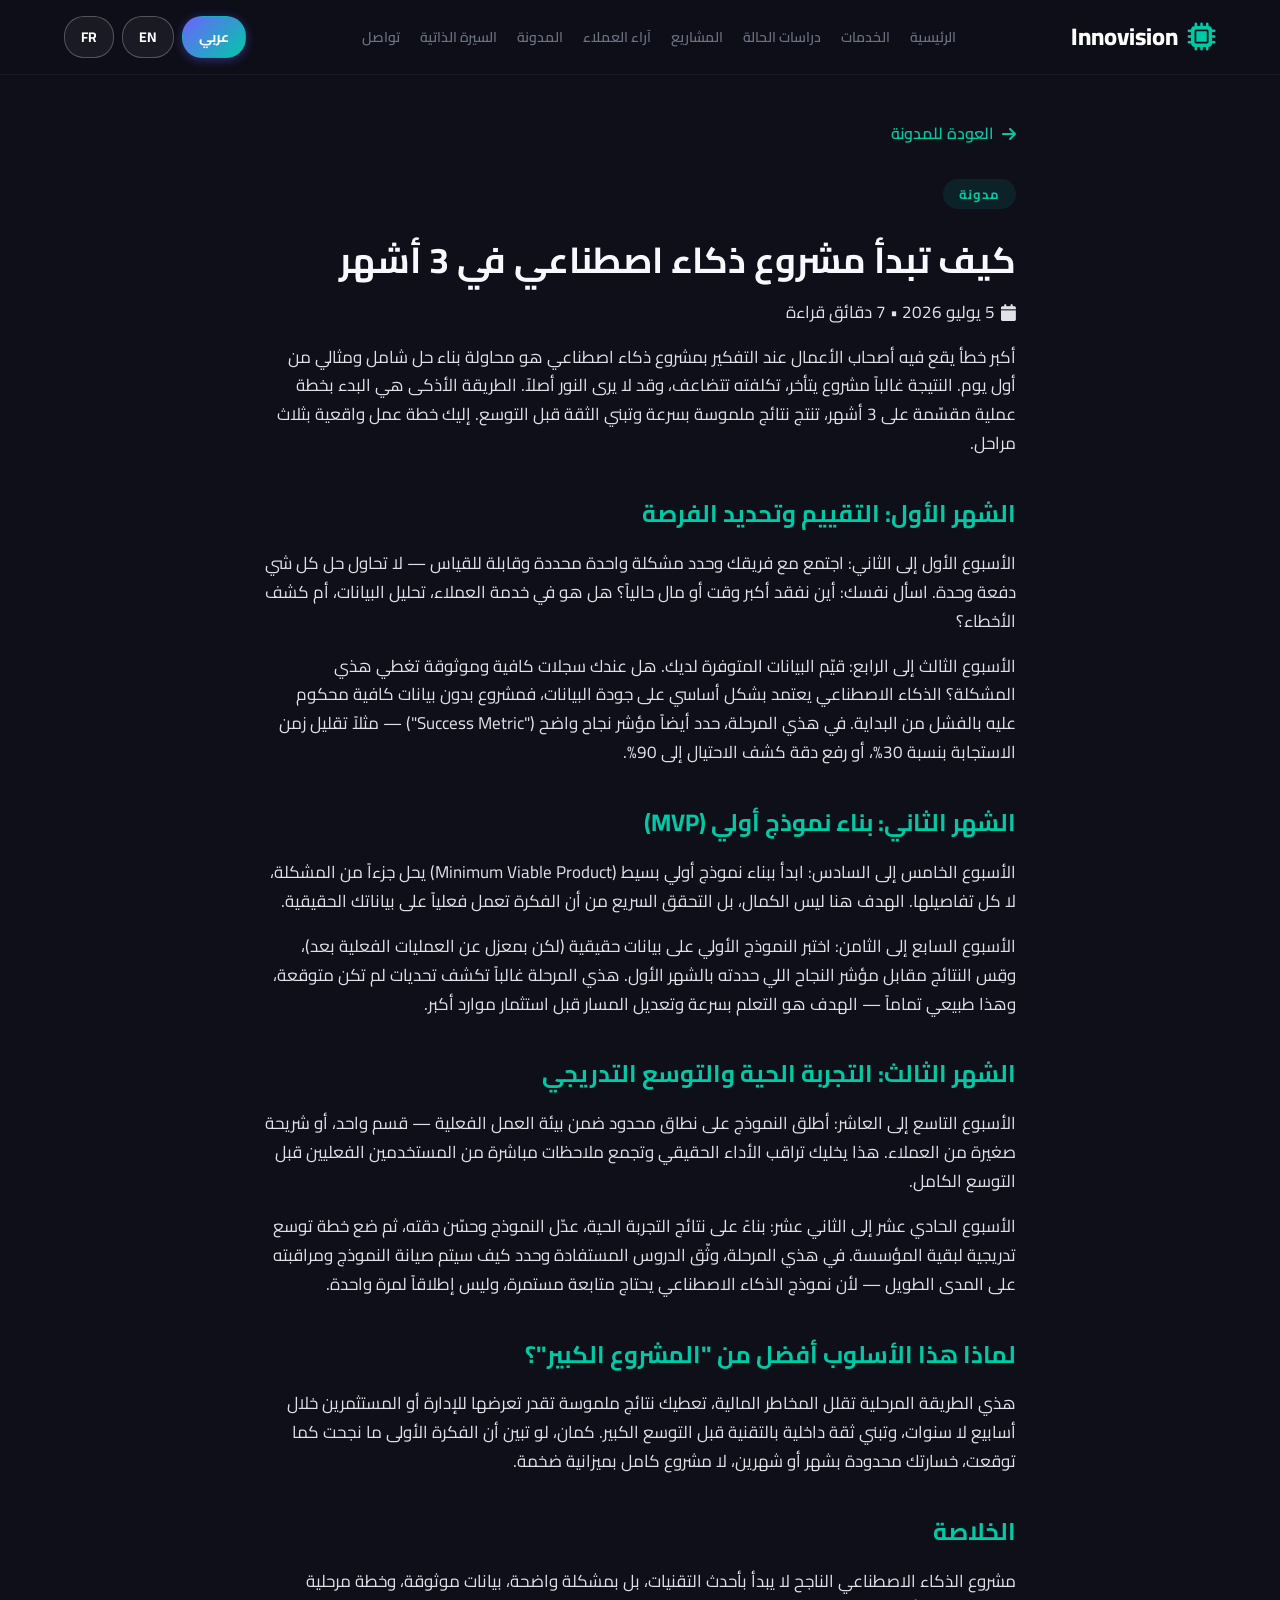
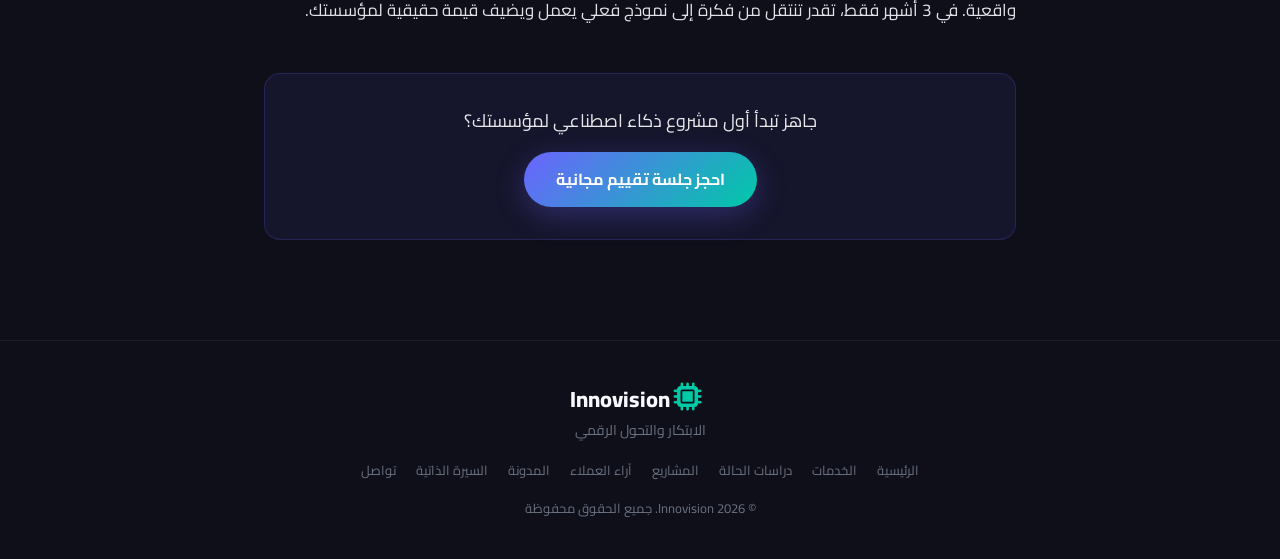
<file: blog-3.html>
<!DOCTYPE html>
<html lang="ar" dir="rtl">
<head>
    <meta charset="UTF-8">
    <meta name="viewport" content="width=device-width, initial-scale=1.0">
    <meta name="description" content="كيف تبدأ مشروع ذكاء اصطناعي في 3 أشهر - مدونة Innovision">
    <title>كيف تبدأ مشروع ذكاء اصطناعي في 3 أشهر | Innovision</title>
    <link rel="stylesheet" href="style.css">
    <link rel="stylesheet" href="https://cdnjs.cloudflare.com/ajax/libs/font-awesome/6.5.0/css/all.min.css">
    <link href="https://fonts.googleapis.com/css2?family=Cairo:wght@300;400;600;700;800&display=swap" rel="stylesheet">
</head>
<body>
    <nav class="navbar" id="navbar">
        <div class="container">
            <a href="index.html" class="logo" style="text-decoration:none;">
                <i class="fas fa-microchip"></i>
                <span>Innovision</span>
            </a>
            <ul class="nav-links" id="navLinks">
                <li><a href="index.html#home" data-i18n="nav.home">الرئيسية</a></li>
                <li><a href="index.html#services" data-i18n="nav.services">الخدمات</a></li>
                <li><a href="index.html#casestudies" data-i18n="nav.casestudies">دراسات الحالة</a></li>
                <li><a href="index.html#projects" data-i18n="nav.projects">المشاريع</a></li>
                <li><a href="index.html#testimonials" data-i18n="nav.testimonials">آراء العملاء</a></li>
                <li><a href="index.html#blog" data-i18n="nav.blog">المدونة</a></li>
                <li><a href="index.html#cv" data-i18n="nav.cv">السيرة الذاتية</a></li>
                <li><a href="index.html#contact" data-i18n="nav.contact">تواصل</a></li>
            </ul>
            <div class="language-switcher">
                <button class="lang-btn active" data-lang="ar">عربي</button>
                <button class="lang-btn" data-lang="en">EN</button>
                <button class="lang-btn" data-lang="fr">FR</button>
            </div>
            <div class="hamburger" id="hamburger">
                <i class="fas fa-bars"></i>
            </div>
        </div>
    </nav>

    <main class="container article-page">
        <a href="index.html#blog" class="article-back"><i class="fas fa-arrow-right"></i> <span data-i18n="article.back">العودة للمدونة</span></a>

        <article class="article-content">
            <span class="section-tag" data-i18n="blog.tag">مدونة</span>
            <h1 data-i18n="blog.3.title">كيف تبدأ مشروع ذكاء اصطناعي في 3 أشهر</h1>
            <p class="article-meta"><i class="fas fa-calendar"></i> <span data-i18n="a3.meta">5 يوليو 2026  •  7 دقائق قراءة</span></p>

            <p data-i18n="a3.p_intro">أكبر خطأ يقع فيه أصحاب الأعمال عند التفكير بمشروع ذكاء اصطناعي هو محاولة بناء حل شامل ومثالي من أول يوم. النتيجة غالباً مشروع يتأخر، تكلفته تتضاعف، وقد لا يرى النور أصلاً. الطريقة الأذكى هي البدء بخطة عملية مقسّمة على 3 أشهر، تنتج نتائج ملموسة بسرعة وتبني الثقة قبل التوسع. إليك خطة عمل واقعية بثلاث مراحل.</p>

            <h2 data-i18n="a3.h1">الشهر الأول: التقييم وتحديد الفرصة</h2>
            <p data-i18n="a3.p1a">الأسبوع الأول إلى الثاني: اجتمع مع فريقك وحدد مشكلة واحدة محددة وقابلة للقياس — لا تحاول حل كل شي دفعة وحدة. اسأل نفسك: أين نفقد أكبر وقت أو مال حالياً؟ هل هو في خدمة العملاء، تحليل البيانات، أم كشف الأخطاء؟</p>
            <p data-i18n="a3.p1b">الأسبوع الثالث إلى الرابع: قيّم البيانات المتوفرة لديك. هل عندك سجلات كافية وموثوقة تغطي هذي المشكلة؟ الذكاء الاصطناعي يعتمد بشكل أساسي على جودة البيانات، فمشروع بدون بيانات كافية محكوم عليه بالفشل من البداية. في هذي المرحلة، حدد أيضاً مؤشر نجاح واضح ("Success Metric") — مثلاً تقليل زمن الاستجابة بنسبة 30%، أو رفع دقة كشف الاحتيال إلى 90%.</p>

            <h2 data-i18n="a3.h2">الشهر الثاني: بناء نموذج أولي (MVP)</h2>
            <p data-i18n="a3.p2a">الأسبوع الخامس إلى السادس: ابدأ ببناء نموذج أولي بسيط (Minimum Viable Product) يحل جزءاً من المشكلة، لا كل تفاصيلها. الهدف هنا ليس الكمال، بل التحقق السريع من أن الفكرة تعمل فعلياً على بياناتك الحقيقية.</p>
            <p data-i18n="a3.p2b">الأسبوع السابع إلى الثامن: اختبر النموذج الأولي على بيانات حقيقية (لكن بمعزل عن العمليات الفعلية بعد)، وقِس النتائج مقابل مؤشر النجاح اللي حددته بالشهر الأول. هذي المرحلة غالباً تكشف تحديات لم تكن متوقعة، وهذا طبيعي تماماً — الهدف هو التعلم بسرعة وتعديل المسار قبل استثمار موارد أكبر.</p>

            <h2 data-i18n="a3.h3">الشهر الثالث: التجربة الحية والتوسع التدريجي</h2>
            <p data-i18n="a3.p3a">الأسبوع التاسع إلى العاشر: أطلق النموذج على نطاق محدود ضمن بيئة العمل الفعلية — قسم واحد، أو شريحة صغيرة من العملاء. هذا يخليك تراقب الأداء الحقيقي وتجمع ملاحظات مباشرة من المستخدمين الفعليين قبل التوسع الكامل.</p>
            <p data-i18n="a3.p3b">الأسبوع الحادي عشر إلى الثاني عشر: بناءً على نتائج التجربة الحية، عدّل النموذج وحسّن دقته، ثم ضع خطة توسع تدريجية لبقية المؤسسة. في هذي المرحلة، وثّق الدروس المستفادة وحدد كيف سيتم صيانة النموذج ومراقبته على المدى الطويل — لأن نموذج الذكاء الاصطناعي يحتاج متابعة مستمرة، وليس إطلاقاً لمرة واحدة.</p>

            <h2 data-i18n="a3.h4">لماذا هذا الأسلوب أفضل من "المشروع الكبير"؟</h2>
            <p data-i18n="a3.p4">هذي الطريقة المرحلية تقلل المخاطر المالية، تعطيك نتائج ملموسة تقدر تعرضها للإدارة أو المستثمرين خلال أسابيع لا سنوات، وتبني ثقة داخلية بالتقنية قبل التوسع الكبير. كمان، لو تبين أن الفكرة الأولى ما نجحت كما توقعت، خسارتك محدودة بشهر أو شهرين، لا مشروع كامل بميزانية ضخمة.</p>

            <h2 data-i18n="a3.h5">الخلاصة</h2>
            <p data-i18n="a3.p5">مشروع الذكاء الاصطناعي الناجح لا يبدأ بأحدث التقنيات، بل بمشكلة واضحة، بيانات موثوقة، وخطة مرحلية واقعية. في 3 أشهر فقط، تقدر تنتقل من فكرة إلى نموذج فعلي يعمل ويضيف قيمة حقيقية لمؤسستك.</p>

            <div class="article-cta">
                <p data-i18n="a3.cta_text">جاهز تبدأ أول مشروع ذكاء اصطناعي لمؤسستك؟</p>
                <a href="index.html#contact" class="btn btn-primary" data-i18n="article.cta_btn_3">احجز جلسة تقييم مجانية</a>
            </div>
        </article>
    </main>

    <footer class="footer">
        <div class="container">
            <div class="footer-content">
                <div class="footer-logo">
                    <i class="fas fa-microchip"></i>
                    <span>Innovision</span>
                    <p data-i18n="hero.badge">الابتكار والتحول الرقمي</p>
                </div>
                <div class="footer-links">
                    <a href="index.html#home" data-i18n="nav.home">الرئيسية</a>
                    <a href="index.html#services" data-i18n="nav.services">الخدمات</a>
                    <a href="index.html#casestudies" data-i18n="nav.casestudies">دراسات الحالة</a>
                    <a href="index.html#projects" data-i18n="nav.projects">المشاريع</a>
                    <a href="index.html#testimonials" data-i18n="nav.testimonials">آراء العملاء</a>
                    <a href="index.html#blog" data-i18n="nav.blog">المدونة</a>
                    <a href="index.html#cv" data-i18n="nav.cv">السيرة الذاتية</a>
                    <a href="index.html#contact" data-i18n="nav.contact">تواصل</a>
                </div>
                <div class="footer-copy">
                    <p><span data-i18n="footer.rights">&copy; 2026 Innovision. جميع الحقوق محفوظة</span></p>
                </div>
            </div>
        </div>
    </footer>
<script src="translations.js"></script>
    <script>
        document.getElementById('hamburger').addEventListener('click', function() {
            document.getElementById('navLinks').classList.toggle('active');
        });
        document.querySelectorAll('.nav-links a').forEach(link => {
            link.addEventListener('click', function() {
                document.getElementById('navLinks').classList.remove('active');
            });
        });
    </script>
</body>
</html>
</file>
<file: style.css>
* {
    margin: 0;
    padding: 0;
    box-sizing: border-box;
}

:root {
    --primary: #6C63FF;
    --primary-dark: #5A52D5;
    --secondary: #00C9A7;
    --dark: #1A1A2E;
    --darker: #0F0F1A;
    --light: #F8F9FE;
    --gray: #6B7280;
    --gradient: linear-gradient(135deg, #6C63FF, #00C9A7);
    --shadow: 0 20px 60px rgba(108, 99, 255, 0.15);
    --radius: 16px;
    --transition: 0.4s cubic-bezier(0.25, 0.46, 0.45, 0.94);
}

html { scroll-behavior: smooth; }
body {
    font-family: 'Cairo', sans-serif;
    background: var(--darker);
    color: var(--light);
    line-height: 1.7;
    overflow-x: hidden;
}
.container { max-width: 1200px; margin: 0 auto; padding: 0 24px; }
a { text-decoration: none; color: inherit; }
.highlight {
    background: var(--gradient);
    -webkit-background-clip: text;
    -webkit-text-fill-color: transparent;
    background-clip: text;
}

/* ===== شريط التنقل ===== */
.navbar {
    position: fixed;
    top: 0;
    left: 0;
    width: 100%;
    padding: 16px 0;
    background: rgba(15, 15, 26, 0.92);
    backdrop-filter: blur(20px);
    border-bottom: 1px solid rgba(255,255,255,0.05);
    z-index: 1000;
}
.navbar .container {
    display: flex;
    justify-content: space-between;
    align-items: center;
}
.logo {
    display: flex;
    align-items: center;
    gap: 10px;
    font-size: 24px;
    font-weight: 800;
    color: #fff;
}
.logo i { color: var(--secondary); font-size: 28px; }
.nav-links {
    display: flex;
    list-style: none;
    gap: 20px;
    flex-wrap: wrap;
}
.nav-links a {
    font-size: 14px;
    font-weight: 600;
    color: var(--gray);
    transition: var(--transition);
    position: relative;
}
.nav-links a::after {
    content: '';
    position: absolute;
    bottom: -4px;
    left: 0;
    width: 0;
    height: 2px;
    background: var(--gradient);
    transition: var(--transition);
}
.nav-links a:hover { color: #fff; }
.nav-links a:hover::after { width: 100%; }

.language-switcher { display: flex; gap: 8px; }
.lang-btn {
    background: rgba(255,255,255,0.05);
    border: 1.5px solid rgba(255,255,255,0.25);
    color: #fff;
    padding: 7px 16px;
    border-radius: 20px;
    cursor: pointer;
    font-size: 14px;
    font-weight: 700;
    transition: var(--transition);
    font-family: inherit;
}
.lang-btn:hover, .lang-btn.active {
    background: var(--gradient);
    color: #fff;
    border-color: transparent;
    box-shadow: 0 2px 10px rgba(108, 99, 255, 0.4);
}
.hamburger { display: none; font-size: 24px; cursor: pointer; color: #fff; }

/* ===== الصفحة الرئيسية ===== */
.hero {
    min-height: 100vh;
    display: flex;
    align-items: center;
    padding: 120px 0 60px;
    position: relative;
    overflow: hidden;
}
.hero::before {
    content: '';
    position: absolute;
    top: -50%;
    right: -20%;
    width: 600px;
    height: 600px;
    background: radial-gradient(circle, rgba(108, 99, 255, 0.1), transparent 70%);
    border-radius: 50%;
    pointer-events: none;
}
.hero .container {
    display: grid;
    grid-template-columns: 1fr 1fr;
    gap: 60px;
    align-items: center;
    position: relative;
    z-index: 1;
}
.hero-badge {
    display: inline-flex;
    align-items: center;
    gap: 8px;
    background: rgba(108, 99, 255, 0.15);
    padding: 6px 18px;
    border-radius: 50px;
    font-size: 14px;
    font-weight: 600;
    color: var(--secondary);
    margin-bottom: 20px;
    border: 1px solid rgba(108, 99, 255, 0.2);
}
.hero h1 {
    font-size: 52px;
    font-weight: 800;
    line-height: 1.2;
    margin-bottom: 16px;
}
.hero p {
    font-size: 18px;
    color: var(--gray);
    max-width: 500px;
    margin-bottom: 30px;
}
.hero-stats {
    display: flex;
    gap: 40px;
    margin-bottom: 32px;
}
.stat { text-align: center; }
.stat-number {
    display: block;
    font-size: 32px;
    font-weight: 800;
    background: var(--gradient);
    -webkit-background-clip: text;
    -webkit-text-fill-color: transparent;
    background-clip: text;
}
.stat-label { font-size: 14px; color: var(--gray); }
.hero-actions { display: flex; gap: 16px; flex-wrap: wrap; }

.btn {
    display: inline-flex;
    align-items: center;
    gap: 8px;
    padding: 14px 32px;
    border-radius: 50px;
    font-weight: 700;
    font-size: 16px;
    transition: var(--transition);
    border: none;
    cursor: pointer;
    font-family: inherit;
}
.btn-primary {
    background: var(--gradient);
    color: #fff;
    box-shadow: 0 8px 30px rgba(108, 99, 255, 0.3);
}
.btn-primary:hover {
    transform: translateY(-3px);
    box-shadow: 0 12px 40px rgba(108, 99, 255, 0.4);
}
.btn-outline {
    background: transparent;
    color: #fff;
    border: 2px solid rgba(255,255,255,0.2);
}
.btn-outline:hover {
    border-color: var(--secondary);
    background: rgba(0, 201, 167, 0.1);
}

.hero-visual { position: relative; display: flex; justify-content: center; align-items: center; }
.hero-circle {
    width: 400px;
    height: 400px;
    border-radius: 50%;
    background: var(--gradient);
    opacity: 0.15;
    animation: pulse 4s ease-in-out infinite;
}
.floating-icons {
    position: absolute;
    width: 100%;
    height: 100%;
}
.floating-icons i {
    position: absolute;
    font-size: 32px;
    color: var(--secondary);
    opacity: 0.6;
    animation: float 6s ease-in-out infinite;
}
.floating-icons i:nth-child(1) { top: 10%; left: 10%; animation-delay: 0s; }
.floating-icons i:nth-child(2) { top: 20%; right: 10%; animation-delay: 1s; }
.floating-icons i:nth-child(3) { bottom: 20%; left: 15%; animation-delay: 2s; }
.floating-icons i:nth-child(4) { bottom: 10%; right: 15%; animation-delay: 3s; }

@keyframes pulse {
    0%, 100% { transform: scale(1); opacity: 0.15; }
    50% { transform: scale(1.05); opacity: 0.25; }
}
@keyframes float {
    0%, 100% { transform: translateY(0); }
    50% { transform: translateY(-20px); }
}

/* ===== المساعد الآلي ===== */
.ai-assistant {
    position: absolute;
    bottom: 20px;
    right: 20px;
    z-index: 100;
}
.ai-toggle {
    background: var(--gradient);
    border: none;
    color: #fff;
    padding: 14px 24px;
    border-radius: 50px;
    font-size: 16px;
    font-weight: 700;
    cursor: pointer;
    box-shadow: 0 8px 30px rgba(108, 99, 255, 0.4);
    transition: var(--transition);
    display: flex;
    align-items: center;
    gap: 10px;
    font-family: inherit;
}
.ai-toggle:hover {
    transform: translateY(-3px) scale(1.02);
    box-shadow: 0 12px 40px rgba(108, 99, 255, 0.5);
}
.ai-menu {
    position: absolute;
    bottom: 70px;
    right: 0;
    background: rgba(15, 15, 26, 0.98);
    backdrop-filter: blur(20px);
    border: 1px solid rgba(255,255,255,0.08);
    border-radius: var(--radius);
    padding: 20px;
    width: 320px;
    box-shadow: 0 20px 60px rgba(0,0,0,0.5);
    opacity: 0;
    visibility: hidden;
    transform: translateY(20px) scale(0.95);
    transition: var(--transition);
}
.ai-menu.active {
    opacity: 1;
    visibility: visible;
    transform: translateY(0) scale(1);
}
.ai-menu-header {
    display: flex;
    align-items: center;
    gap: 10px;
    font-size: 18px;
    font-weight: 700;
    color: var(--secondary);
    padding-bottom: 12px;
    border-bottom: 1px solid rgba(255,255,255,0.06);
    margin-bottom: 12px;
}
.ai-menu-items { display: flex; flex-direction: column; gap: 6px; }
.ai-menu-item {
    background: transparent;
    border: none;
    color: var(--gray);
    padding: 10px 14px;
    border-radius: 10px;
    cursor: pointer;
    display: flex;
    align-items: center;
    gap: 12px;
    font-size: 15px;
    font-weight: 500;
    transition: var(--transition);
    width: 100%;
    text-align: right;
    font-family: inherit;
}
.ai-menu-item:hover {
    background: rgba(108, 99, 255, 0.1);
    color: #fff;
}
.ai-menu-item i { width: 24px; color: var(--secondary); }
.ai-response {
    margin-top: 12px;
    padding: 14px;
    background: rgba(255,255,255,0.04);
    border-radius: 10px;
    min-height: 60px;
    font-size: 14px;
    color: var(--gray);
    line-height: 1.8;
    border: 1px solid rgba(255,255,255,0.04);
}
.ai-response p { margin: 0; }

/* ===== الأقسام العامة ===== */
section { padding: 80px 0; }
.section-header {
    text-align: center;
    margin-bottom: 50px;
}
.section-tag {
    display: inline-block;
    font-size: 13px;
    font-weight: 700;
    color: var(--secondary);
    background: rgba(0, 201, 167, 0.1);
    padding: 4px 16px;
    border-radius: 50px;
    margin-bottom: 10px;
    letter-spacing: 1px;
    text-transform: uppercase;
}
.section-header h2 {
    font-size: 40px;
    font-weight: 800;
    margin-bottom: 12px;
}
.section-header p { color: var(--gray); font-size: 18px; }

/* ===== الخدمات ===== */
.services-grid {
    display: grid;
    grid-template-columns: repeat(auto-fit, minmax(250px, 1fr));
    gap: 30px;
}
.service-card {
    background: rgba(255,255,255,0.03);
    border: 1px solid rgba(255,255,255,0.06);
    padding: 32px 24px;
    border-radius: var(--radius);
    transition: var(--transition);
    text-align: center;
}
.service-card:hover {
    transform: translateY(-8px);
    border-color: var(--primary);
    box-shadow: var(--shadow);
    background: rgba(108, 99, 255, 0.05);
}
.service-icon { font-size: 40px; color: var(--secondary); margin-bottom: 16px; }
.service-card h3 { font-size: 20px; margin-bottom: 10px; }
.service-card p { color: var(--gray); font-size: 15px; }

/* ===== دراسات الحالة ===== */
.casestudies { background: rgba(0, 201, 167, 0.02); }
.casestudies-grid {
    display: grid;
    grid-template-columns: repeat(auto-fit, minmax(280px, 1fr));
    gap: 30px;
}
.casestudy-card {
    background: rgba(255,255,255,0.03);
    border: 1px solid rgba(255,255,255,0.06);
    padding: 28px 24px;
    border-radius: var(--radius);
    transition: var(--transition);
}
.casestudy-card:hover {
    transform: translateY(-6px);
    border-color: var(--primary);
    box-shadow: var(--shadow);
}
.casestudy-icon { font-size: 40px; color: var(--secondary); margin-bottom: 12px; }
.casestudy-card h3 { font-size: 18px; margin-bottom: 8px; }
.casestudy-card p {
    color: var(--gray);
    font-size: 14px;
    margin-bottom: 14px;
    line-height: 1.8;
}
.casestudy-tags {
    display: flex;
    flex-wrap: wrap;
    gap: 6px;
    margin-bottom: 14px;
}
.casestudy-tags span {
    background: rgba(108, 99, 255, 0.1);
    color: var(--primary);
    padding: 2px 12px;
    border-radius: 20px;
    font-size: 11px;
    font-weight: 600;
}
.casestudy-link {
    color: var(--secondary);
    font-weight: 600;
    font-size: 14px;
    transition: var(--transition);
}
.casestudy-link:hover { color: #fff; }

/* ===== المشاريع ===== */
.projects-grid {
    display: grid;
    grid-template-columns: repeat(auto-fit, minmax(260px, 1fr));
    gap: 30px;
}
.project-card {
    background: rgba(255,255,255,0.03);
    border: 1px solid rgba(255,255,255,0.06);
    padding: 28px 20px;
    border-radius: var(--radius);
    text-align: center;
    transition: var(--transition);
}
.project-card:hover {
    transform: translateY(-6px);
    border-color: var(--secondary);
    box-shadow: var(--shadow);
}
.project-image { font-size: 44px; color: var(--primary); margin-bottom: 14px; }
.project-card h3 { font-size: 20px; margin-bottom: 8px; }
.project-card p { color: var(--gray); font-size: 14px; margin-bottom: 16px; }
.project-link {
    color: var(--secondary);
    font-weight: 600;
    font-size: 14px;
    transition: var(--transition);
}
.project-link:hover { color: #fff; }

/* ===== شهادات ===== */
.testimonials-grid {
    display: grid;
    grid-template-columns: repeat(auto-fit, minmax(300px, 1fr));
    gap: 30px;
}
.testimonial-card {
    background: rgba(255,255,255,0.04);
    border: 1px solid rgba(255,255,255,0.06);
    padding: 32px 24px;
    border-radius: var(--radius);
    transition: var(--transition);
}
.testimonial-card:hover {
    transform: translateY(-5px);
    border-color: var(--secondary);
}
.testimonial-stars { color: #F59E0B; font-size: 18px; margin-bottom: 14px; letter-spacing: 4px; }
.testimonial-card p {
    color: var(--gray);
    font-size: 16px;
    font-style: italic;
    margin-bottom: 20px;
    line-height: 1.8;
}
.testimonial-author { display: flex; align-items: center; gap: 14px; }
.testimonial-avatar { font-size: 44px; color: var(--primary); }
.testimonial-author h4 { font-size: 16px; font-weight: 700; }
.testimonial-author span { font-size: 13px; color: var(--gray); }

/* ===== المدونة ===== */
.blog-grid {
    display: grid;
    grid-template-columns: repeat(auto-fit, minmax(300px, 1fr));
    gap: 30px;
}
.blog-card {
    background: rgba(255,255,255,0.03);
    border: 1px solid rgba(255,255,255,0.06);
    border-radius: var(--radius);
    overflow: hidden;
    transition: var(--transition);
}
.blog-card:hover {
    transform: translateY(-5px);
    border-color: var(--primary);
    box-shadow: var(--shadow);
}
.blog-image { padding: 30px 20px 10px; font-size: 48px; color: var(--secondary); text-align: center; }
.blog-content { padding: 0 24px 24px; }
.blog-date { font-size: 12px; color: var(--gray); display: block; margin-bottom: 8px; }
.blog-content h3 { font-size: 18px; margin-bottom: 8px; line-height: 1.4; }
.blog-content p { color: var(--gray); font-size: 14px; margin-bottom: 14px; }
.blog-link {
    color: var(--secondary);
    font-weight: 600;
    font-size: 14px;
    transition: var(--transition);
}
.blog-link:hover { color: #fff; }

/* ===== السيرة الذاتية ===== */
.cv-grid {
    display: grid;
    grid-template-columns: 1fr 1fr;
    gap: 50px;
}
.cv-summary h3 { font-size: 24px; margin-bottom: 12px; }
.cv-summary p { color: var(--gray); margin-bottom: 20px; }
.cv-highlights {
    display: flex;
    flex-direction: column;
    gap: 10px;
    margin-bottom: 24px;
}
.cv-highlights div { display: flex; align-items: center; gap: 10px; font-size: 15px; }
.cv-highlights i { color: var(--secondary); }
.cv-timeline {
    display: flex;
    flex-direction: column;
    gap: 20px;
}
.timeline-item {
    display: flex;
    align-items: center;
    gap: 16px;
    padding: 14px 20px;
    background: rgba(255,255,255,0.03);
    border-radius: 12px;
    border-left: 3px solid var(--primary);
}
.timeline-year {
    font-weight: 700;
    color: var(--secondary);
    min-width: 100px;
    font-size: 14px;
}
.timeline-item p { color: var(--gray); font-size: 15px; }

/* ===== التواصل ===== */
.contact-grid {
    display: grid;
    grid-template-columns: 1fr 1.5fr;
    gap: 50px;
}
.contact-info h3 { font-size: 22px; margin-bottom: 20px; }
.contact-item {
    display: flex;
    align-items: center;
    gap: 14px;
    margin-bottom: 16px;
    color: var(--gray);
}
.contact-item i {
    width: 40px;
    height: 40px;
    display: flex;
    align-items: center;
    justify-content: center;
    background: rgba(108, 99, 255, 0.1);
    border-radius: 50%;
    color: var(--secondary);
}
.contact-item a { transition: var(--transition); }
.contact-item a:hover { color: #fff; }
.social-links {
    display: flex;
    gap: 12px;
    margin-top: 20px;
}
.social-links a {
    width: 44px;
    height: 44px;
    display: flex;
    align-items: center;
    justify-content: center;
    background: rgba(255,255,255,0.05);
    border-radius: 50%;
    transition: var(--transition);
    font-size: 18px;
    color: var(--gray);
}
.social-links a:hover {
    background: var(--gradient);
    color: #fff;
    transform: translateY(-3px);
}

/* ===== نموذج التواصل ===== */
.contact-form {
    display: flex;
    flex-direction: column;
    gap: 16px;
}
.contact-form h3 { font-size: 22px; margin-bottom: 4px; }
.contact-form p { color: var(--gray); font-size: 14px; margin-bottom: 16px; }
.form-row {
    display: grid;
    grid-template-columns: 1fr 1fr;
    gap: 16px;
}
.form-group {
    display: flex;
    flex-direction: column;
    gap: 4px;
}
.form-group label { font-size: 13px; font-weight: 600; color: var(--gray); }
.form-group input,
.form-group select,
.form-group textarea {
    padding: 12px 16px;
    background: rgba(255,255,255,0.05);
    border: 1px solid rgba(255,255,255,0.08);
    border-radius: 10px;
    color: #fff;
    font-size: 14px;
    font-family: inherit;
    transition: var(--transition);
}
.form-group input:focus,
.form-group select:focus,
.form-group textarea:focus {
    outline: none;
    border-color: var(--primary);
    background: rgba(108, 99, 255, 0.05);
}
.form-group select option { background: var(--darker); color: #fff; }
.phone-input {
    display: flex;
    gap: 8px;
}
.phone-input .country-code { width: 140px; min-width: 120px; }
.phone-input input { flex: 1; }
#formStatus, #modalFormStatus {
    text-align: center;
    font-size: 14px;
    padding: 8px;
    border-radius: 8px;
}
#formStatus.success, #modalFormStatus.success {
    color: var(--secondary);
    background: rgba(0, 201, 167, 0.1);
}
#formStatus.error, #modalFormStatus.error {
    color: #EF4444;
    background: rgba(239, 68, 68, 0.1);
}

/* ===== أزرار طلب الخدمة ===== */
.btn-service-request {
    background: var(--gradient);
    border: none;
    color: #fff;
    padding: 8px 20px;
    border-radius: 50px;
    font-size: 13px;
    font-weight: 600;
    cursor: pointer;
    transition: var(--transition);
    margin-top: 12px;
    font-family: inherit;
}
.btn-service-request:hover {
    transform: translateY(-2px);
    box-shadow: 0 8px 25px rgba(108, 99, 255, 0.3);
}

/* ===== نافذة طلب الخدمة ===== */
.service-modal {
    display: none;
    position: fixed;
    top: 0;
    left: 0;
    width: 100%;
    height: 100%;
    background: rgba(0,0,0,0.7);
    backdrop-filter: blur(10px);
    z-index: 2000;
    justify-content: center;
    align-items: center;
    padding: 20px;
}
.service-modal.active { display: flex; }
.service-modal-content {
    background: var(--darker);
    border: 1px solid rgba(255,255,255,0.08);
    border-radius: var(--radius);
    padding: 40px;
    max-width: 700px;
    width: 100%;
    max-height: 90vh;
    overflow-y: auto;
    position: relative;
    box-shadow: 0 30px 80px rgba(0,0,0,0.6);
}
.service-modal-close {
    position: absolute;
    top: 16px;
    left: 20px;
    font-size: 30px;
    color: var(--gray);
    cursor: pointer;
    transition: var(--transition);
    background: none;
    border: none;
}
.service-modal-close:hover {
    color: #fff;
    transform: rotate(90deg);
}
.service-modal-content h2 { font-size: 28px; margin-bottom: 4px; }
.service-modal-content p { color: var(--gray); margin-bottom: 20px; }

/* ===== التذييل ===== */
.footer {
    padding: 40px 0;
    border-top: 1px solid rgba(255,255,255,0.05);
    text-align: center;
}
.footer-logo { margin-bottom: 16px; }
.footer-logo i { font-size: 28px; color: var(--secondary); margin-right: 8px; }
.footer-logo span { font-size: 22px; font-weight: 800; }
.footer-logo p { color: var(--gray); font-size: 14px; }
.footer-links {
    display: flex;
    justify-content: center;
    gap: 20px;
    flex-wrap: wrap;
    margin: 16px 0;
}
.footer-links a { color: var(--gray); font-size: 13px; transition: var(--transition); }
.footer-links a:hover { color: #fff; }
.footer-copy { color: var(--gray); font-size: 13px; }

/* ===== زر العودة للأعلى ===== */
.back-to-top {
    position: fixed;
    bottom: 30px;
    right: 30px;
    width: 50px;
    height: 50px;
    background: var(--gradient);
    color: #fff;
    border: none;
    border-radius: 50%;
    font-size: 20px;
    cursor: pointer;
    box-shadow: 0 8px 30px rgba(108, 99, 255, 0.3);
    transition: var(--transition);
    opacity: 0;
    visibility: hidden;
    transform: translateY(20px);
    z-index: 999;
}
.back-to-top.visible {
    opacity: 1;
    visibility: visible;
    transform: translateY(0);
}
.back-to-top:hover {
    transform: translateY(-5px) scale(1.05);
    box-shadow: 0 12px 40px rgba(108, 99, 255, 0.4);
}

/* ===== زر واتساب العائم ===== */
.whatsapp-float {
    position: fixed;
    bottom: 20px;
    left: 20px;
    background: #25D366;
    color: #fff;
    width: 60px;
    height: 60px;
    border-radius: 50%;
    display: flex;
    align-items: center;
    justify-content: center;
    font-size: 30px;
    box-shadow: 0 4px 14px rgba(0, 0, 0, 0.3);
    z-index: 999;
    transition: var(--transition);
}
.whatsapp-float:hover {
    transform: scale(1.1);
    background: #128C7E;
    color: #fff;
}

/* ===== استجابة الجوال ===== */
@media (max-width: 992px) {
    .hero .container { grid-template-columns: 1fr; text-align: center; }
    .hero p { margin-left: auto; margin-right: auto; }
    .hero-stats { justify-content: center; }
    .hero-actions { justify-content: center; }
    .cv-grid { grid-template-columns: 1fr; }
    .contact-grid { grid-template-columns: 1fr; }
    .hero-circle { width: 280px; height: 280px; }
}

@media (max-width: 768px) {
    .nav-links {
        display: none;
        flex-direction: column;
        background: var(--darker);
        padding: 20px;
        border-radius: var(--radius);
        position: absolute;
        top: 70px;
        left: 20px;
        right: 20px;
        border: 1px solid rgba(255,255,255,0.05);
        gap: 12px;
    }
    .nav-links.active { display: flex; }
    .hamburger { display: block; }
    .hero h1 { font-size: 36px; }
    .section-header h2 { font-size: 30px; }
    .hero-stats { gap: 20px; }
    .stat-number { font-size: 26px; }
    .floating-icons i { font-size: 22px; }
    .testimonials-grid, .blog-grid { grid-template-columns: 1fr; }
    .form-row { grid-template-columns: 1fr; }
    .ai-menu { width: 280px; right: -20px; }
    .phone-input { flex-direction: column; }
    .phone-input .country-code { width: 100%; }
    .service-modal-content { padding: 24px; }
    .casestudies-grid { grid-template-columns: 1fr; }
    .back-to-top { bottom: 20px; right: 20px; width: 44px; height: 44px; font-size: 18px; }
    .whatsapp-float { bottom: 20px; left: 15px; width: 50px; height: 50px; font-size: 26px; }
}

@media (max-width: 480px) {
    .hero h1 { font-size: 28px; }
    .btn { padding: 12px 24px; font-size: 14px; }
    .timeline-item { flex-direction: column; align-items: flex-start; gap: 4px; }
    .timeline-year { min-width: auto; }
    .ai-assistant { bottom: 10px; right: 10px; }
    .ai-toggle { padding: 10px 16px; font-size: 14px; }
    .ai-toggle span { display: none; }
    .ai-menu { width: 260px; right: -10px; bottom: 60px; }
}

/* ===== صفحة المقالة (Blog Article) ===== */
.article-page { padding-top: 120px; padding-bottom: 100px; max-width: 800px; }
.article-back {
    display: inline-flex;
    align-items: center;
    gap: 8px;
    color: var(--secondary);
    font-weight: 600;
    margin-bottom: 32px;
    transition: var(--transition);
}
.article-back:hover { gap: 12px; }
.article-content h1 {
    font-size: 36px;
    margin: 16px 0 12px;
    line-height: 1.4;
}
.article-meta {
    color: var(--gray);
    font-size: 14px;
    margin-bottom: 32px;
    display: flex;
    align-items: center;
    gap: 6px;
}
.article-content h2 {
    font-size: 24px;
    margin: 36px 0 14px;
    color: var(--secondary);
}
.article-content p {
    color: var(--light);
    opacity: 0.9;
    font-size: 17px;
    margin-bottom: 16px;
}
.article-content p strong { color: #fff; }
.article-cta {
    margin-top: 48px;
    padding: 32px;
    background: rgba(108, 99, 255, 0.08);
    border: 1px solid rgba(108, 99, 255, 0.2);
    border-radius: var(--radius);
    text-align: center;
}
.article-cta p { font-size: 18px; margin-bottom: 16px; color: #fff; }

@media (max-width: 480px) {
    .article-page { padding-top: 100px; }
    .article-content h1 { font-size: 26px; }
    .article-content h2 { font-size: 20px; }
}
</file>
